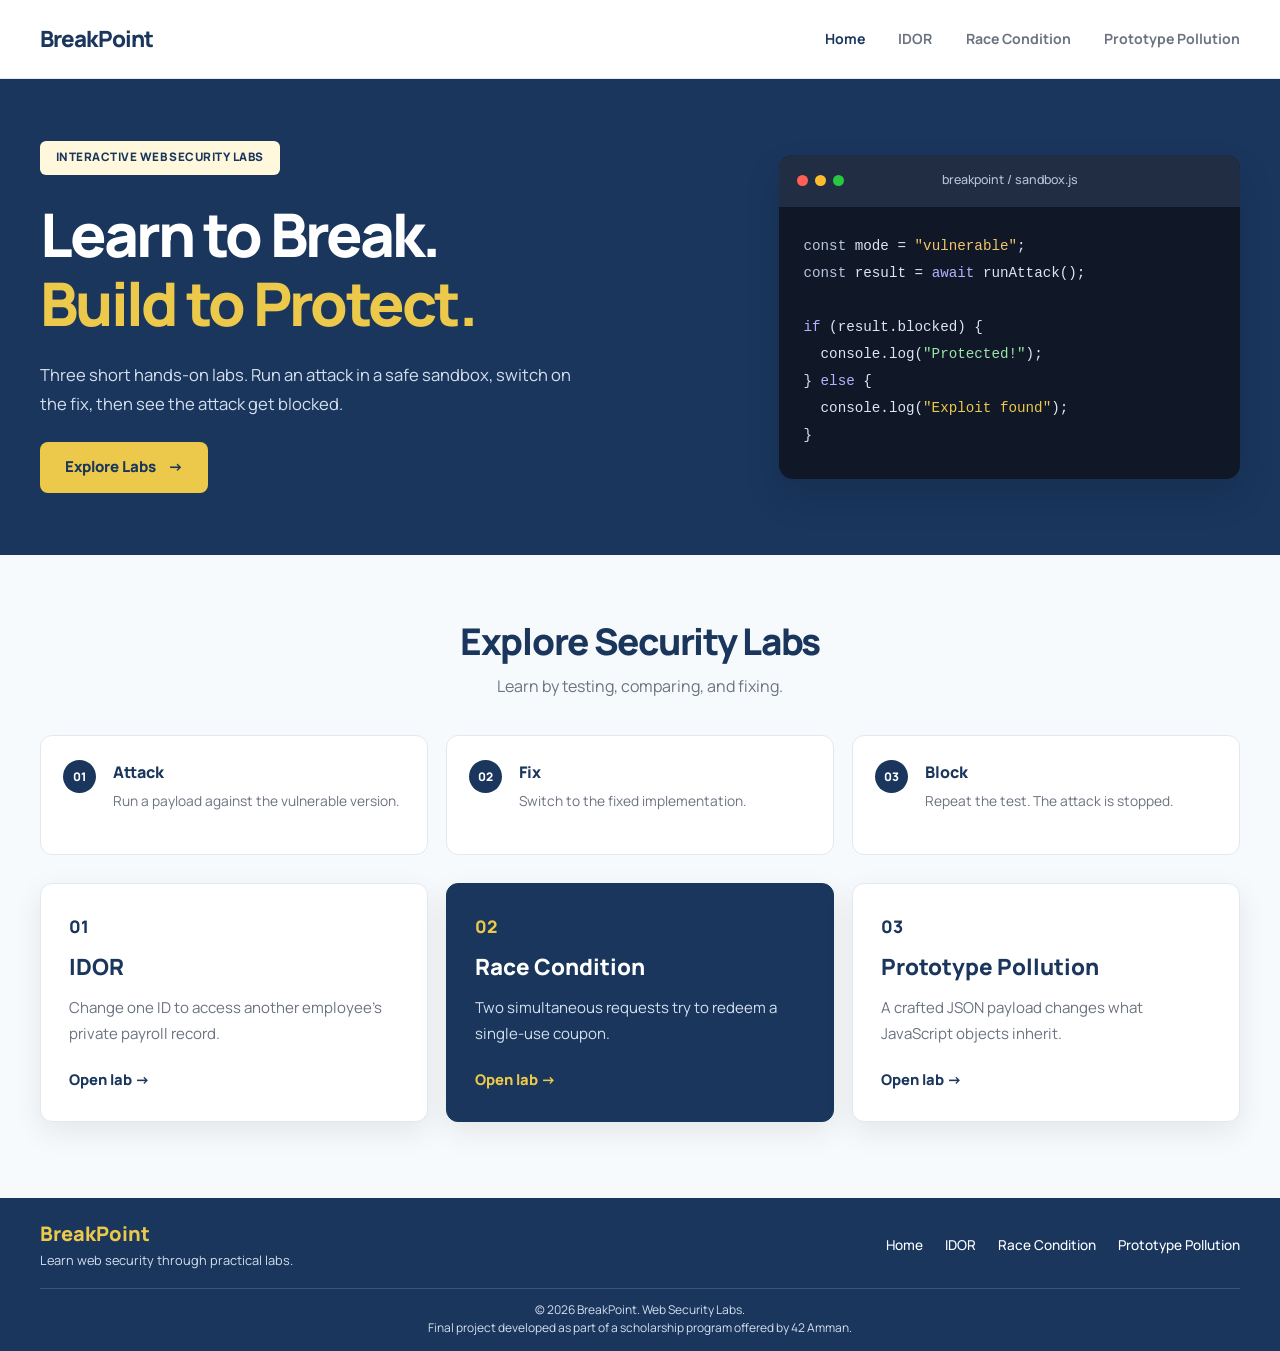
<file: index.html>
<!doctype html>
<html lang="en">
<head>
  <meta charset="utf-8">
  <meta name="viewport" content="width=device-width, initial-scale=1">
  <meta name="description" content="BreakPoint is an interactive web security learning platform. Explore IDOR, Race Condition, and Prototype Pollution labs through attack, fix, and block simulations.">
  <title>BreakPoint | Interactive Web Security Labs</title>

  <link rel="preconnect" href="https://fonts.googleapis.com">
  <link rel="preconnect" href="https://fonts.gstatic.com" crossorigin>
  <link href="https://fonts.googleapis.com/css2?family=Manrope:wght@400;500;600;700;800&display=swap" rel="stylesheet">

  <link rel="stylesheet" href="stylesheet/global.css">
  <link rel="stylesheet" href="stylesheet/styles.css">
  <link rel="stylesheet" href="stylesheet/labs.css">
  <link rel="stylesheet" href="stylesheet/footer.css">
</head>
<body>
  <a class="skip-link" href="#main-content">Skip to main content</a>

  <header class="site-header">
    <div class="container header-inner">
      <a class="brand" href="index.html" aria-label="BreakPoint home">BreakPoint</a>
      <nav aria-label="Main navigation">
        <a href="index.html" aria-current="page">Home</a>
        <a href="pages/lab-1.html">IDOR</a>
        <a href="pages/lab-2.html">Race Condition</a>
        <a href="pages/lab-3.html">Prototype Pollution</a>
      </nav>
    </div>
  </header>

  <main id="main-content">
    <section class="hero" aria-labelledby="hero-title">
      <div class="container hero-content">
        <div class="hero-copy">
          <p class="eyebrow hero-eyebrow">Interactive Web Security Labs</p>
          <h1 id="hero-title">Learn to Break.<br><span>Build to Protect.</span></h1>
          <p class="hero-description">
            Three short hands-on labs. Run an attack in a safe sandbox,
            switch on the fix, then see the attack get blocked.
          </p>
          <a class="btn" href="#labs">Explore Labs <span aria-hidden="true">&rarr;</span></a>
        </div>

        <div class="hero-code" aria-label="Example JavaScript security sandbox code">
          <div class="hero-code-bar">
            <div class="window-dots" aria-hidden="true">
              <span></span><span></span><span></span>
            </div>
            <span>breakpoint / sandbox.js</span>
          </div>
          <pre class="hero-code-body"><code><span class="syntax-muted">const</span> mode = <span class="syntax-string">"vulnerable"</span>;
<span class="syntax-muted">const</span> result = <span class="syntax-keyword">await</span> runAttack();

<span class="syntax-keyword">if</span> (result.blocked) {
  console.log(<span class="syntax-success">"Protected!"</span>);
} <span class="syntax-keyword">else</span> {
  console.log(<span class="syntax-warning">"Exploit found"</span>);
}</code></pre>
        </div>
      </div>
    </section>

    <section id="labs" class="labs-section" aria-labelledby="labs-title">
      <div class="container">
        <div class="section-heading">
          <h2 class="section-title" id="labs-title">Explore Security Labs</h2>
          <p class="section-description">Learn by testing, comparing, and fixing.</p>
        </div>

        <ol class="how-steps" aria-label="How the security labs work">
          <li>
            <strong>Attack</strong>
            <span>Run a payload against the vulnerable version.</span>
          </li>
          <li>
            <strong>Fix</strong>
            <span>Switch to the fixed implementation.</span>
          </li>
          <li>
            <strong>Block</strong>
            <span>Repeat the test. The attack is stopped.</span>
          </li>
        </ol>

        <div class="labs-grid">
          <a class="lab-card" href="pages/lab-1.html">
            <span class="lab-card__number">01</span>
            <h3>IDOR</h3>
            <p>Change one ID to access another employee's private payroll record.</p>
            <span class="lab-card__action">Open lab <span aria-hidden="true">&rarr;</span></span>
          </a>

          <a class="lab-card lab-card--featured" href="pages/lab-2.html">
            <span class="lab-card__number">02</span>
            <h3>Race Condition</h3>
            <p>Two simultaneous requests try to redeem a single-use coupon.</p>
            <span class="lab-card__action">Open lab <span aria-hidden="true">&rarr;</span></span>
          </a>

          <a class="lab-card" href="pages/lab-3.html">
            <span class="lab-card__number">03</span>
            <h3>Prototype Pollution</h3>
            <p>A crafted JSON payload changes what JavaScript objects inherit.</p>
            <span class="lab-card__action">Open lab <span aria-hidden="true">&rarr;</span></span>
          </a>
        </div>
      </div>
    </section>
  </main>

  <footer class="site-footer">
    <div class="container footer-content">
      <div class="footer-brand">
        <h2>BreakPoint</h2>
        <p>Learn web security through practical labs.</p>
      </div>
      <nav class="footer-nav" aria-label="Footer navigation">
        <a href="index.html">Home</a>
        <a href="pages/lab-1.html">IDOR</a>
        <a href="pages/lab-2.html">Race Condition</a>
        <a href="pages/lab-3.html">Prototype Pollution</a>
      </nav>
    </div>
    <div class="container footer-bottom">
      <p>&copy; 2026 BreakPoint. Web Security Labs.</p>
      <p>Final project developed as part of a scholarship program offered by 42 Amman.</p>
    </div>
  </footer>
</body>
</html>
</file>
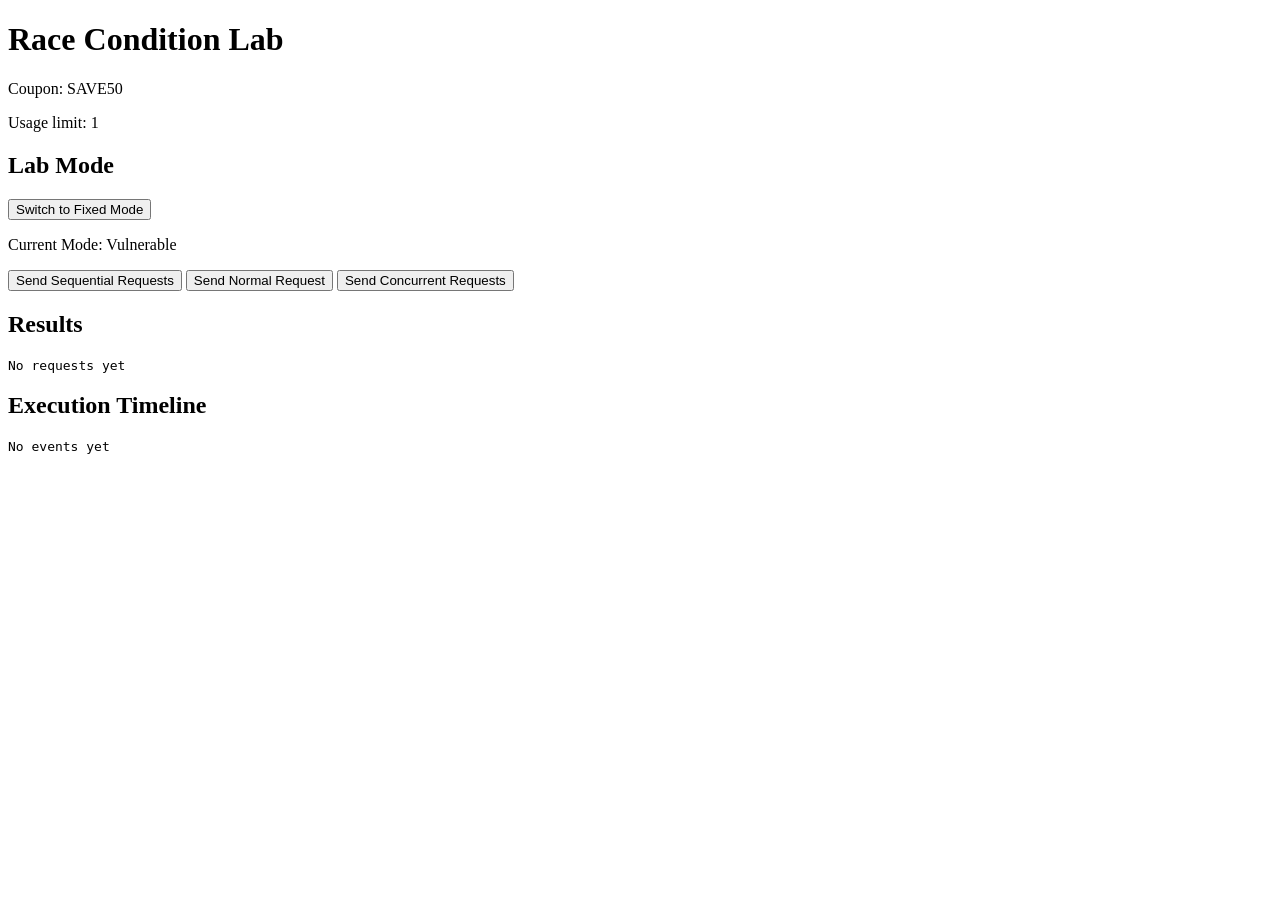
<file: race-condition-lab/index.html>
<!DOCTYPE html>
<head>
  <meta charset="UTF-8">
  <meta name="viewport" content="width=device-width, initial-scale=1.0">
  <title>Race Condition Lab</title>
</head>
<body>
  <h1>Race Condition Lab</h1>

  <p>Coupon: SAVE50</p>
  <p>Usage limit: 1</p>

  <h2>Lab Mode</h2>
  <button id="modeBtn">Switch to Fixed Mode</button>
  
  <p>Current Mode: <span id="modeStatus">Vulnerable</span></p>
  
  <button id="sequentialBtn">Send Sequential Requests</button> 
  <button id="normalBtn">Send Normal Request</button>
  <button id="attackBtn">
    Send Concurrent Requests
  </button>

  <h2>Results</h2>
  <pre id="results">No requests yet</pre>

  <h2>Execution Timeline</h2>
  <pre id="timeline">No events yet</pre>

  <script src="script.js"></script>
</body>
</html>
</file>
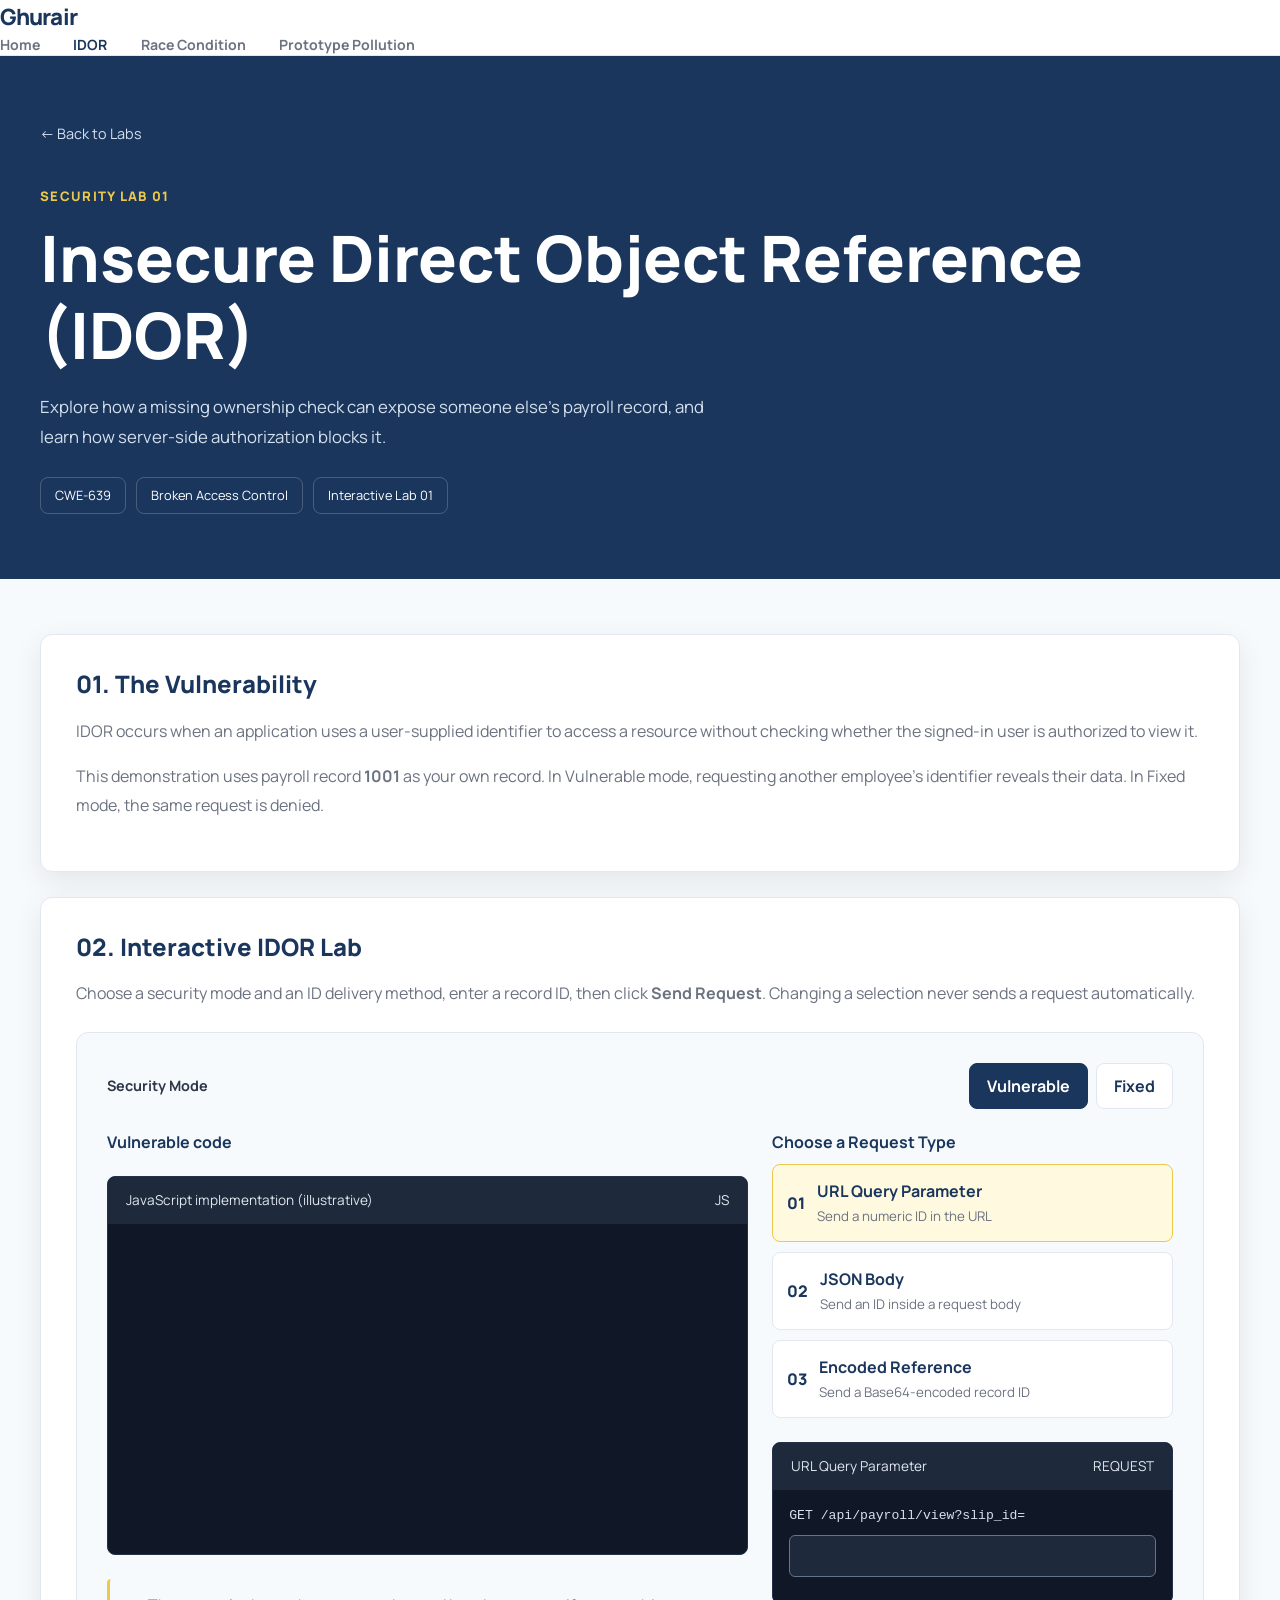
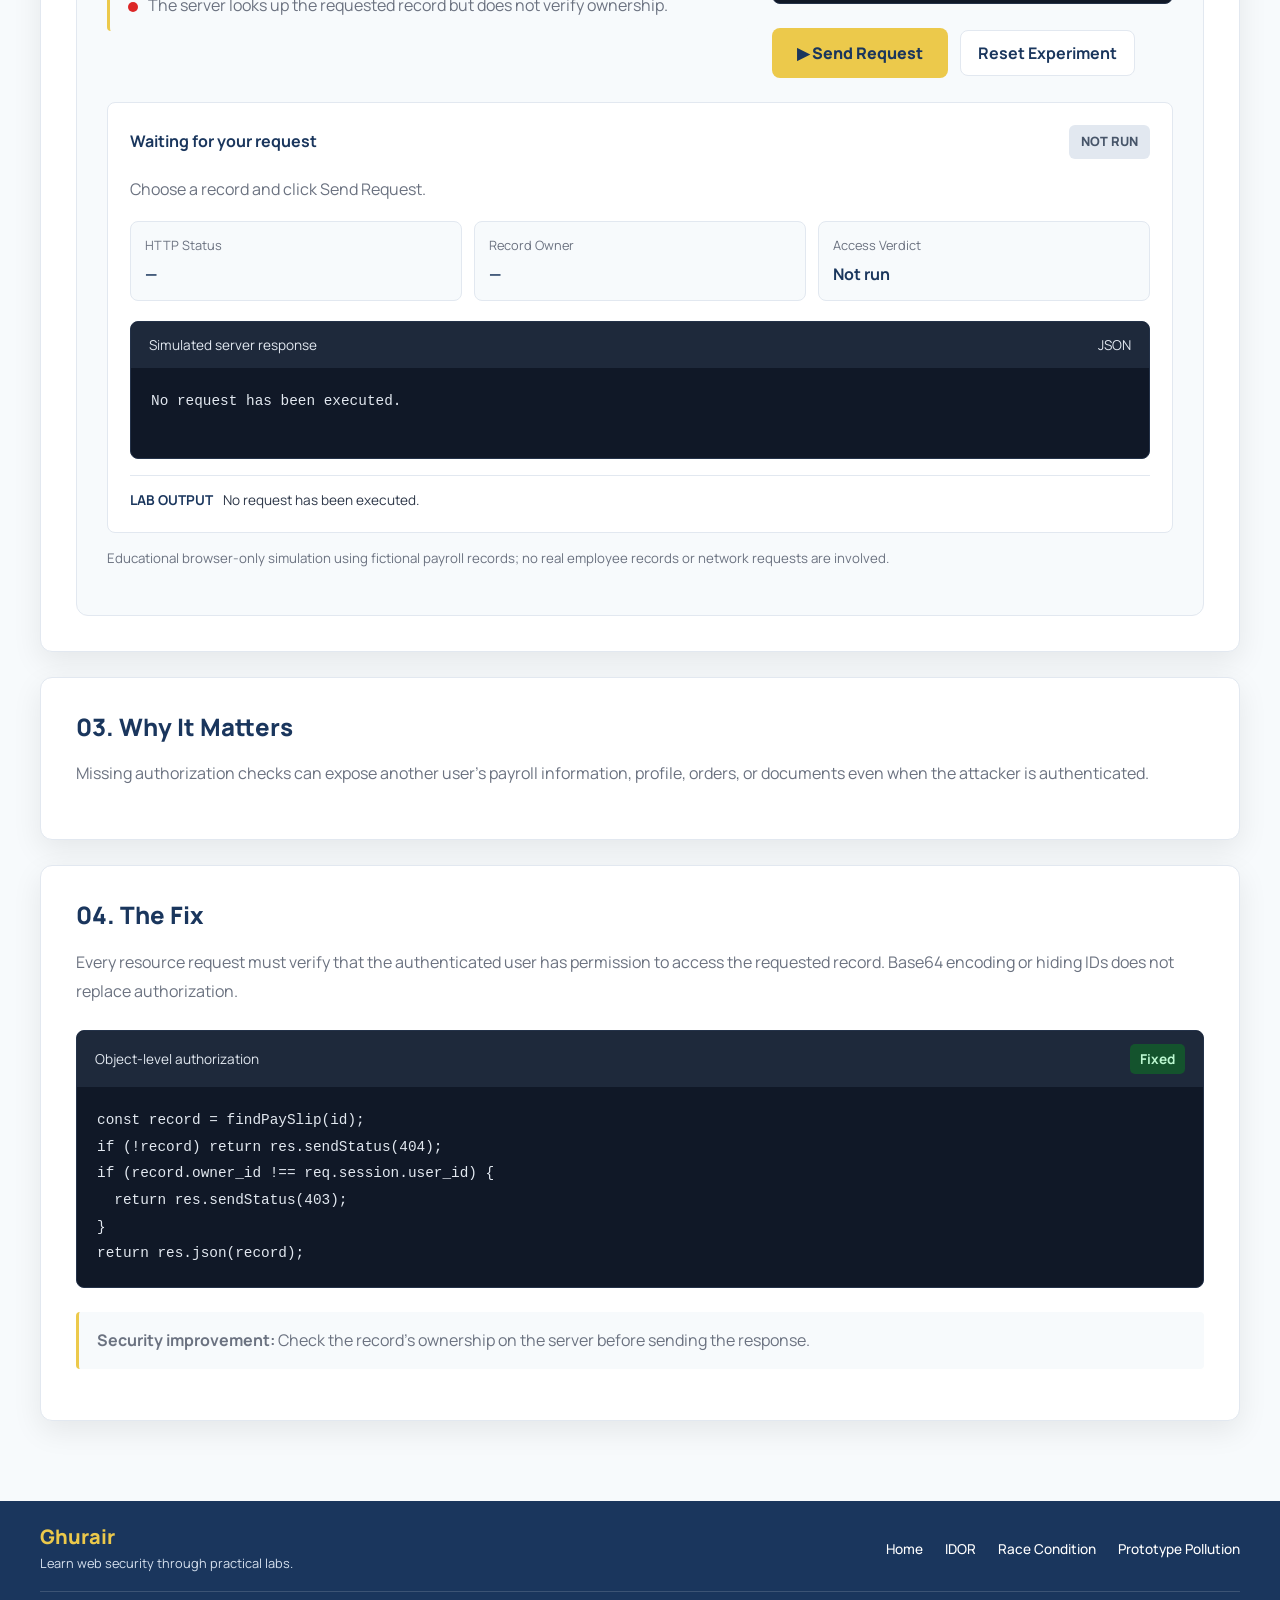
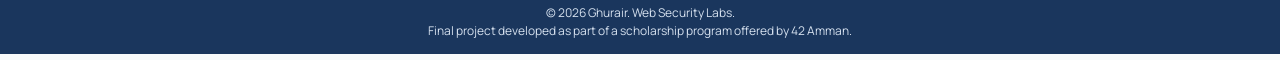
<file: lab-1.html>
<!doctype html>
<html lang="en">
<head>
  <meta charset="utf-8">
  <meta name="viewport" content="width=device-width, initial-scale=1">
  <meta name="description" content="Explore Insecure Direct Object References (IDOR) through a safe interactive payroll access-control demonstration.">
  <title>IDOR Lab | Ghurair</title>
  <link rel="preconnect" href="https://fonts.googleapis.com">
  <link rel="preconnect" href="https://fonts.gstatic.com" crossorigin>
  <link href="https://fonts.googleapis.com/css2?family=Manrope:wght@400;500;600;700;800&amp;display=swap" rel="stylesheet">
  <link rel="stylesheet" href="../stylesheet/global.css">
  <link rel="stylesheet" href="../stylesheet/styles.css">
  <link rel="stylesheet" href="../stylesheet/labs.css">
  <link rel="stylesheet" href="../stylesheet/footer.css">
  <script src="../js/lab-engine.js" defer></script>
  <script src="../js/lab-1.js" defer></script>
</head>
<body>
  <header class="site-header">
    <a class="brand" href="index.html" aria-label="Ghurair home">Ghurair</a>
    <nav aria-label="Main navigation">
      <a href="index.html">Home</a>
      <a href="lab-1.html" aria-current="page">IDOR</a>
      <a href="lab-2.html">Race Condition</a>
      <a href="lab-3.html">Prototype Pollution</a>
    </nav>
  </header>
  <main>
    <section class="lab-header">
      <div class="container">
        <a class="back-link" href="index.html#labs">&larr; Back to Labs</a>
        <p class="eyebrow">Security Lab 01</p>
        <h1>Insecure Direct Object Reference (IDOR)</h1>
        <p class="lab-intro">Explore how a missing ownership check can expose someone else's payroll record, and learn how server-side authorization blocks it.</p>
        <div class="lab-tags">
          <span>CWE-639</span>
          <span>Broken Access Control</span>
          <span>Interactive Lab 01</span>
        </div>
      </div>
    </section>
    <div class="container lab-layout lab-wide-layout">
      <section class="lab-panel" id="vulnerability">
        <h2>01. The Vulnerability</h2>
        <p>IDOR occurs when an application uses a user-supplied identifier to access a resource without checking whether the signed-in user is authorized to view it.</p>
        <p>This demonstration uses payroll record <strong>1001</strong> as your own record. In Vulnerable mode, requesting another employee's identifier reveals their data. In Fixed mode, the same request is denied.</p>
      </section>

      <section class="lab-panel" id="simulation">
        <h2>02. Interactive IDOR Lab</h2>
        <p>Choose a security mode and an ID delivery method, enter a record ID, then click <strong>Send Request</strong>. Changing a selection never sends a request automatically.</p>
        <div class="lab-demo-container idor-demo">
          <div class="simulation-toolbar">
            <span class="field-label">Security Mode</span>
            <div class="mode-switch" role="group" aria-label="Security mode">
              <button type="button" class="mode-btn active" id="vulnerableMode" aria-pressed="true">Vulnerable</button>
              <button type="button" class="mode-btn" id="fixedMode" aria-pressed="false">Fixed</button>
            </div>
          </div>
          <div class="pp-grid">
            <div class="pp-column">
              <h3 class="pp-subtitle" id="codeTitle">Vulnerable code</h3>
              <div class="code-window">
                <div class="code-header"><span>JavaScript implementation (illustrative)</span><span>JS</span></div>
                <pre class="pp-code"><code id="codeSample" aria-label="Code sample"></code></pre>
              </div>
              <div id="codeExplanation" class="code-explanation pp-note" aria-live="polite">
                <span class="pp-dot" aria-hidden="true"></span>
                <span>The server looks up the requested record but does not verify ownership.</span>
              </div>
            </div>
            <div class="pp-column">
              <h3 class="pp-subtitle" id="vectorLabel">Choose a Request Type</h3>
              <div class="pp-payloads" role="group" aria-labelledby="vectorLabel">
                <button type="button" class="pp-payload selected" data-vector="query" aria-pressed="true">
                  <span class="pp-num">01</span><span><strong>URL Query Parameter</strong><small>Send a numeric ID in the URL</small></span>
                </button>
                <button type="button" class="pp-payload" data-vector="body" aria-pressed="false">
                  <span class="pp-num">02</span><span><strong>JSON Body</strong><small>Send an ID inside a request body</small></span>
                </button>
                <button type="button" class="pp-payload" data-vector="token" aria-pressed="false">
                  <span class="pp-num">03</span><span><strong>Encoded Reference</strong><small>Send a Base64-encoded record ID</small></span>
                </button>
              </div>
              <div class="code-window">
                <div class="code-header"><span id="payloadTitle">URL Query Parameter</span><span>REQUEST</span></div>
                <div class="request-editor">
                  <label class="request-prefix" for="payloadInput" id="requestPrefix">GET /api/payroll/view?slip_id=</label>
                  <input id="payloadInput" type="text" autocomplete="off" spellcheck="false" aria-label="Requested record ID or payload">
                  <div class="quick-chips" id="quickChips" aria-label="Sample payroll records"></div>
                </div>
              </div>
              <div class="pp-actions">
                <button type="button" class="run-btn" id="sendRequest">&#9654; Send Request</button>
                <button type="button" class="mode-btn" id="resetLab">Reset Experiment</button>
              </div>
            </div>
          </div>
          <div class="result-box" id="resultPanel" aria-live="polite">
            <div class="result-heading">
              <h3 id="resultTitle">Waiting for your request</h3>
              <span class="pp-status neutral" id="resultStatus">NOT RUN</span>
            </div>
            <p id="resultMessage">Choose a record and click Send Request.</p>
            <div class="pp-results">
              <div class="pp-result"><span>HTTP Status</span><strong id="statusValue">—</strong></div>
              <div class="pp-result"><span>Record Owner</span><strong id="ownerValue">—</strong></div>
              <div class="pp-result"><span>Access Verdict</span><strong id="verdictValue">Not run</strong></div>
            </div>
            <div class="code-window result-code-window">
              <div class="code-header"><span>Simulated server response</span><span>JSON</span></div>
              <pre class="response-preview"><code id="responseOutput">No request has been executed.</code></pre>
            </div>
            <div class="pp-console"><strong>LAB OUTPUT</strong><span id="consoleOutput">No request has been executed.</span></div>
          </div>
          <p class="demo-caption">Educational browser-only simulation using fictional payroll records; no real employee records or network requests are involved.</p>
        </div>
      </section>
      <section class="lab-panel" id="impact">
        <h2>03. Why It Matters</h2>
        <p>Missing authorization checks can expose another user's payroll information, profile, orders, or documents even when the attacker is authenticated.</p>
      </section>
      <section class="lab-panel" id="fix-section">
        <h2>04. The Fix</h2>
        <p>Every resource request must verify that the authenticated user has permission to access the requested record. Base64 encoding or hiding IDs does not replace authorization.</p>
        <div class="code-window">
          <div class="code-header"><span>Object-level authorization</span><span class="code-status fixed-status">Fixed</span></div>
          <pre><code>const record = findPaySlip(id);
if (!record) return res.sendStatus(404);
if (record.owner_id !== req.session.user_id) {
  return res.sendStatus(403);
}
return res.json(record);</code></pre>
        </div>
        <p class="code-explanation"><strong>Security improvement:</strong> Check the record's ownership on the server before sending the response.</p>
      </section>
    </div>
  </main>
  <footer class="site-footer">
    <div class="container footer-content">
      <div class="footer-brand"><h2>Ghurair</h2><p>Learn web security through practical labs.</p></div>
      <nav class="footer-nav" aria-label="Footer navigation">
        <a href="index.html">Home</a>
        <a href="lab-1.html">IDOR</a>
        <a href="lab-2.html">Race Condition</a>
        <a href="lab-3.html">Prototype Pollution</a>
      </nav>
    </div>
    <div class="container footer-bottom">
      <p>&copy; 2026 Ghurair. Web Security Labs.</p>
      <p>Final project developed as part of a scholarship program offered by 42 Amman.</p>
    </div>
  </footer>
</body>
</html>
</file>
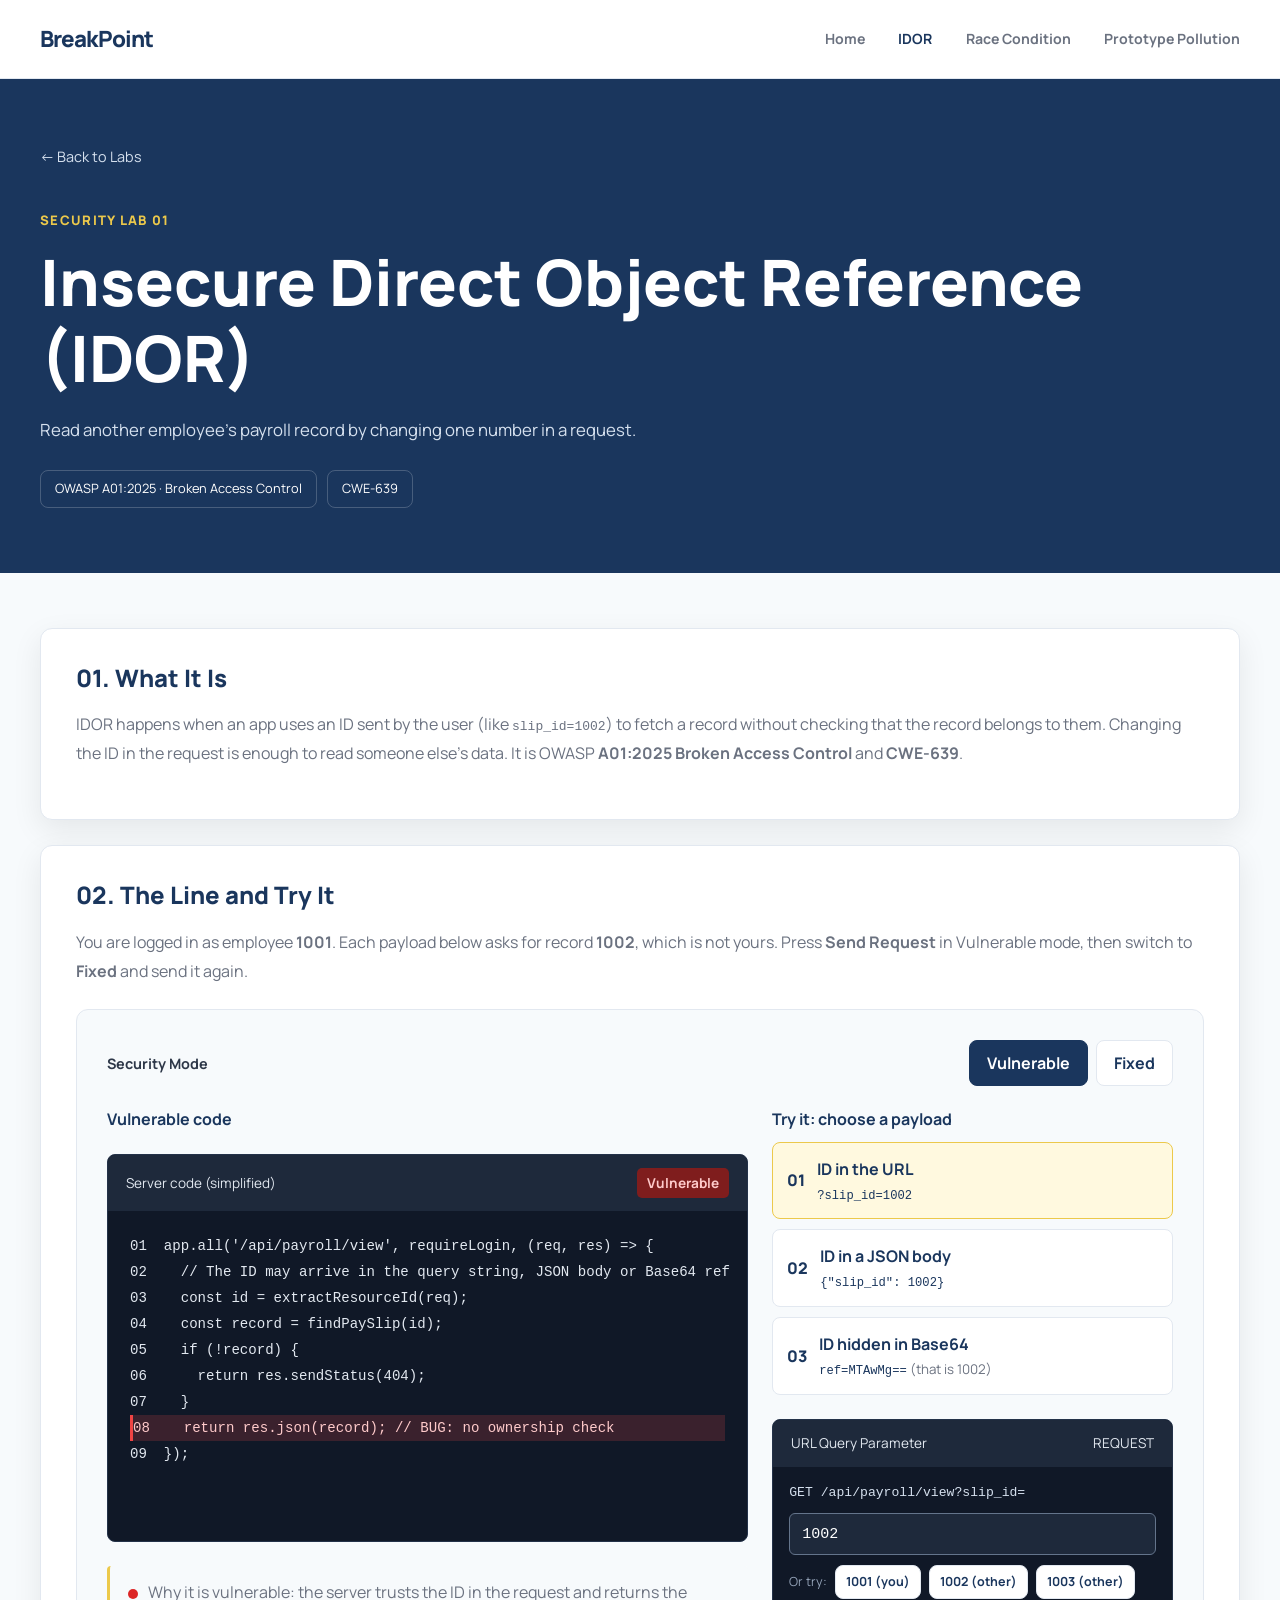
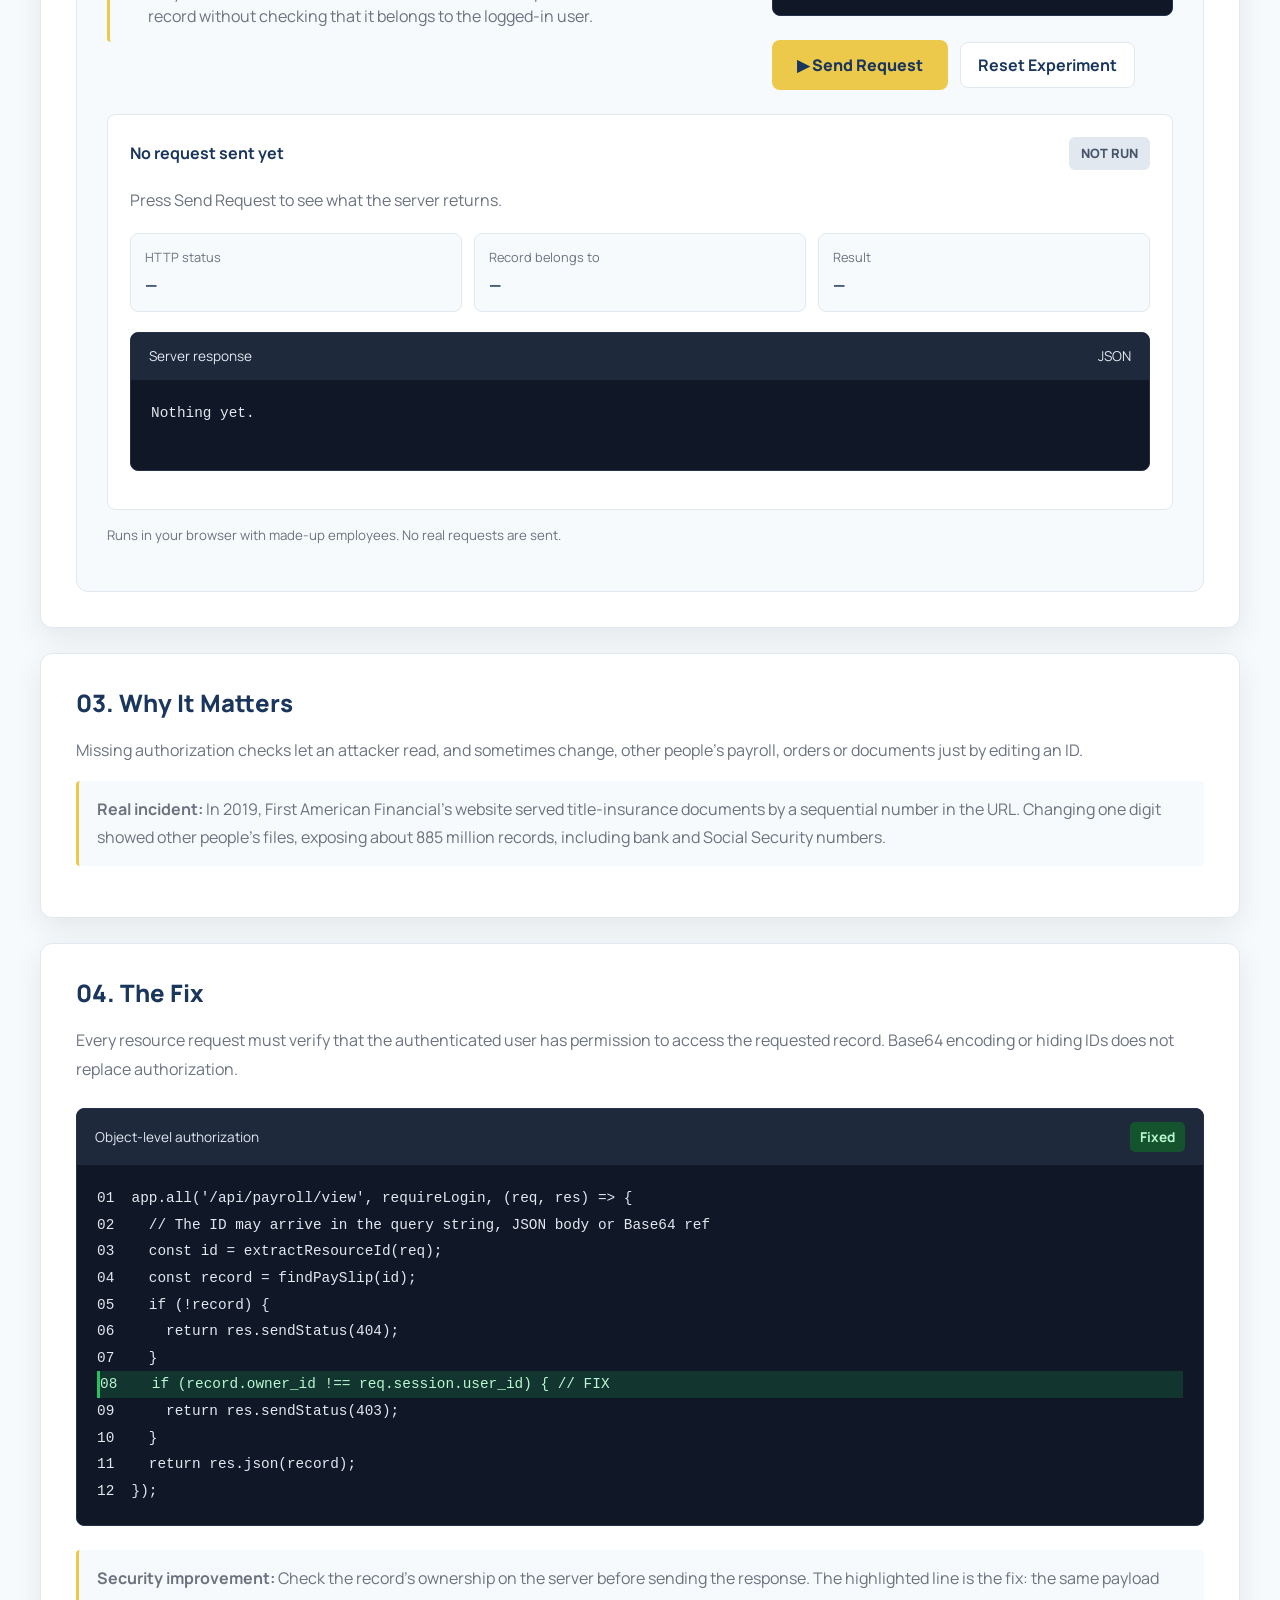
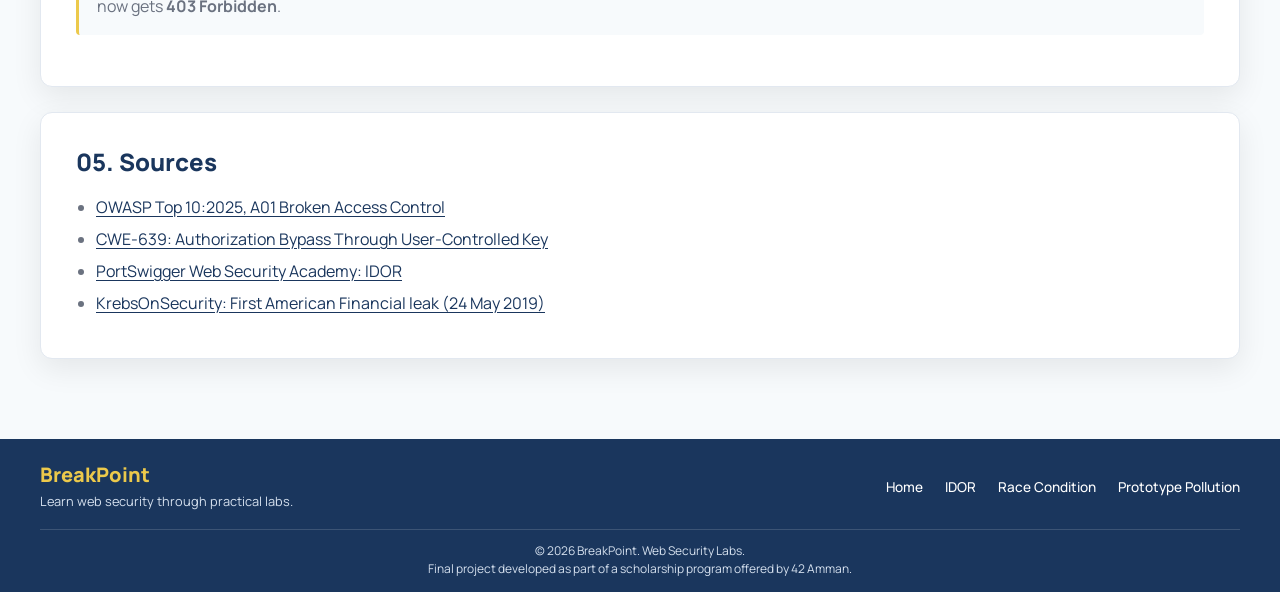
<file: pages/lab-1.html>
<!doctype html>
<html lang="en">
<head>
  <meta charset="utf-8">
  <meta name="viewport" content="width=device-width, initial-scale=1">
  <meta name="description" content="Explore Insecure Direct Object References (IDOR) through a safe interactive payroll access-control demonstration.">
  <title>IDOR Lab | BreakPoint</title>
  <link rel="preconnect" href="https://fonts.googleapis.com">
  <link rel="preconnect" href="https://fonts.gstatic.com" crossorigin>
  <link href="https://fonts.googleapis.com/css2?family=Manrope:wght@400;500;600;700;800&amp;display=swap" rel="stylesheet">
  <link rel="stylesheet" href="../stylesheet/global.css">
  <link rel="stylesheet" href="../stylesheet/styles.css">
  <link rel="stylesheet" href="../stylesheet/labs.css">
  <link rel="stylesheet" href="../stylesheet/footer.css">
  <script src="../js/lab-engine.js" defer></script>
  <script src="../js/lab-1.js" defer></script>
</head>
<body>
  <header class="site-header">
    <div class="container header-inner">
    <a class="brand" href="../index.html" aria-label="BreakPoint home">BreakPoint</a>
    <nav aria-label="Main navigation">
      <a href="../index.html">Home</a>
      <a href="lab-1.html" aria-current="page">IDOR</a>
      <a href="lab-2.html">Race Condition</a>
      <a href="lab-3.html">Prototype Pollution</a>
    </nav>
    </div>
  </header>
  <main>
    <section class="lab-header">
      <div class="container">
        <a class="back-link" href="../index.html#labs">&larr; Back to Labs</a>
        <p class="eyebrow">Security Lab 01</p>
        <h1>Insecure Direct Object Reference (IDOR)</h1>
        <p class="lab-intro">Read another employee's payroll record by changing one number in a request.</p>
        <div class="lab-tags">
          <span>OWASP A01:2025 · Broken Access Control</span>
          <span>CWE-639</span>
        </div>
      </div>
    </section>
    <div class="container lab-layout lab-wide-layout">
      <section class="lab-panel" id="vulnerability">
        <h2>01. What It Is</h2>
        <p>IDOR happens when an app uses an ID sent by the user (like <code>slip_id=1002</code>) to fetch a record without checking that the record belongs to them. Changing the ID in the request is enough to read someone else's data. It is OWASP <strong>A01:2025 Broken Access Control</strong> and <strong>CWE-639</strong>.</p>
      </section>

      <section class="lab-panel" id="simulation">
        <h2>02. The Line and Try It</h2>
        <p>You are logged in as employee <strong>1001</strong>. Each payload below asks for record <strong>1002</strong>, which is not yours. Press <strong>Send Request</strong> in Vulnerable mode, then switch to <strong>Fixed</strong> and send it again.</p>
        <div class="lab-demo-container idor-demo">
          <div class="simulation-toolbar">
            <span class="field-label">Security Mode</span>
            <div class="mode-switch" role="group" aria-label="Security mode">
              <button type="button" class="mode-btn active" id="vulnerableMode" aria-pressed="true">Vulnerable</button>
              <button type="button" class="mode-btn" id="fixedMode" aria-pressed="false">Fixed</button>
            </div>
          </div>
          <div class="pp-grid">
            <div class="pp-column">
              <h3 class="pp-subtitle" id="codeTitle">Vulnerable code</h3>
              <div class="code-window">
                <div class="code-header"><span>Server code (simplified)</span><span id="codeModeBadge" class="code-status vulnerable-status">Vulnerable</span></div>
                <pre class="pp-code"><code id="codeSample" aria-label="Code sample"></code></pre>
              </div>
              <div id="codeExplanation" class="code-explanation pp-note" aria-live="polite">
                <span class="pp-dot" aria-hidden="true"></span>
                <span>The server looks up the requested record but does not verify ownership.</span>
              </div>
            </div>
            <div class="pp-column">
              <h3 class="pp-subtitle" id="vectorLabel">Try it: choose a payload</h3>
              <div class="pp-payloads" role="group" aria-labelledby="vectorLabel">
                <button type="button" class="pp-payload selected" data-vector="query" aria-pressed="true">
                  <span class="pp-num">01</span><span><strong>ID in the URL</strong><small><code>?slip_id=1002</code></small></span>
                </button>
                <button type="button" class="pp-payload" data-vector="body" aria-pressed="false">
                  <span class="pp-num">02</span><span><strong>ID in a JSON body</strong><small><code>{"slip_id": 1002}</code></small></span>
                </button>
                <button type="button" class="pp-payload" data-vector="token" aria-pressed="false">
                  <span class="pp-num">03</span><span><strong>ID hidden in Base64</strong><small><code>ref=MTAwMg==</code> (that is 1002)</small></span>
                </button>
              </div>
              <div class="code-window">
                <div class="code-header"><span id="payloadTitle">URL Query Parameter</span><span>REQUEST</span></div>
                <div class="request-editor">
                  <label class="request-prefix" for="payloadInput" id="requestPrefix">GET /api/payroll/view?slip_id=</label>
                  <input id="payloadInput" type="text" autocomplete="off" spellcheck="false" aria-label="Requested record ID or payload">
                  <div class="quick-chips" id="quickChips" aria-label="Sample payroll records"></div>
                </div>
              </div>
              <div class="pp-actions">
                <button type="button" class="run-btn" id="sendRequest">&#9654; Send Request</button>
                <button type="button" class="mode-btn" id="resetLab">Reset Experiment</button>
              </div>
            </div>
          </div>
          <div class="result-box" id="resultPanel" aria-live="polite">
            <div class="result-heading">
              <h3 id="resultTitle">No request sent yet</h3>
              <span class="pp-status neutral" id="resultStatus">NOT RUN</span>
            </div>
            <p id="resultMessage">Press Send Request to see what the server returns.</p>
            <div class="pp-results">
              <div class="pp-result"><span>HTTP status</span><strong id="statusValue">—</strong></div>
              <div class="pp-result"><span>Record belongs to</span><strong id="ownerValue">—</strong></div>
              <div class="pp-result" id="verdictTile"><span>Result</span><strong id="verdictValue">—</strong></div>
            </div>
            <div class="code-window result-code-window">
              <div class="code-header"><span>Server response</span><span>JSON</span></div>
              <pre class="response-preview"><code id="responseOutput">Nothing yet.</code></pre>
            </div>
          </div>
          <p class="demo-caption">Runs in your browser with made-up employees. No real requests are sent.</p>
        </div>
      </section>
      <section class="lab-panel" id="impact">
        <h2>03. Why It Matters</h2>
        <p>Missing authorization checks let an attacker read, and sometimes change, other people's payroll, orders or documents just by editing an ID.</p>
        <p class="code-explanation"><strong>Real incident:</strong> In 2019, First American Financial's website served title-insurance documents by a sequential number in the URL. Changing one digit showed other people's files, exposing about 885 million records, including bank and Social Security numbers.</p>
      </section>
      <section class="lab-panel" id="fix-section">
        <h2>04. The Fix</h2>
        <p>Every resource request must verify that the authenticated user has permission to access the requested record. Base64 encoding or hiding IDs does not replace authorization.</p>
        <div class="code-window">
          <div class="code-header"><span>Object-level authorization</span><span class="code-status fixed-status">Fixed</span></div>
          <pre class="fix-code"><code id="fixCode" aria-label="Fixed code"></code></pre>
        </div>
        <p class="code-explanation"><strong>Security improvement:</strong> Check the record's ownership on the server before sending the response. The highlighted line is the fix: the same payload now gets <strong>403 Forbidden</strong>.</p>
      </section>
      <section class="lab-panel" id="sources">
        <h2>05. Sources</h2>
        <ul class="source-list">
          <li><a href="https://top10.owasp.org/2025/A01_2025-Broken_Access_Control/" target="_blank" rel="noopener">OWASP Top 10:2025, A01 Broken Access Control</a></li>
          <li><a href="https://cwe.mitre.org/data/definitions/639.html" target="_blank" rel="noopener">CWE-639: Authorization Bypass Through User-Controlled Key</a></li>
          <li><a href="https://portswigger.net/web-security/access-control/idor" target="_blank" rel="noopener">PortSwigger Web Security Academy: IDOR</a></li>
          <li><a href="https://krebsonsecurity.com/2019/05/first-american-financial-corp-leaked-hundreds-of-millions-of-title-insurance-records/" target="_blank" rel="noopener">KrebsOnSecurity: First American Financial leak (24 May 2019)</a></li>
        </ul>
      </section>
    </div>
  </main>
  <footer class="site-footer">
    <div class="container footer-content">
      <div class="footer-brand"><h2>BreakPoint</h2><p>Learn web security through practical labs.</p></div>
      <nav class="footer-nav" aria-label="Footer navigation">
        <a href="../index.html">Home</a>
        <a href="lab-1.html">IDOR</a>
        <a href="lab-2.html">Race Condition</a>
        <a href="lab-3.html">Prototype Pollution</a>
      </nav>
    </div>
    <div class="container footer-bottom">
      <p>&copy; 2026 BreakPoint. Web Security Labs.</p>
      <p>Final project developed as part of a scholarship program offered by 42 Amman.</p>
    </div>
  </footer>
</body>
</html>
</file>
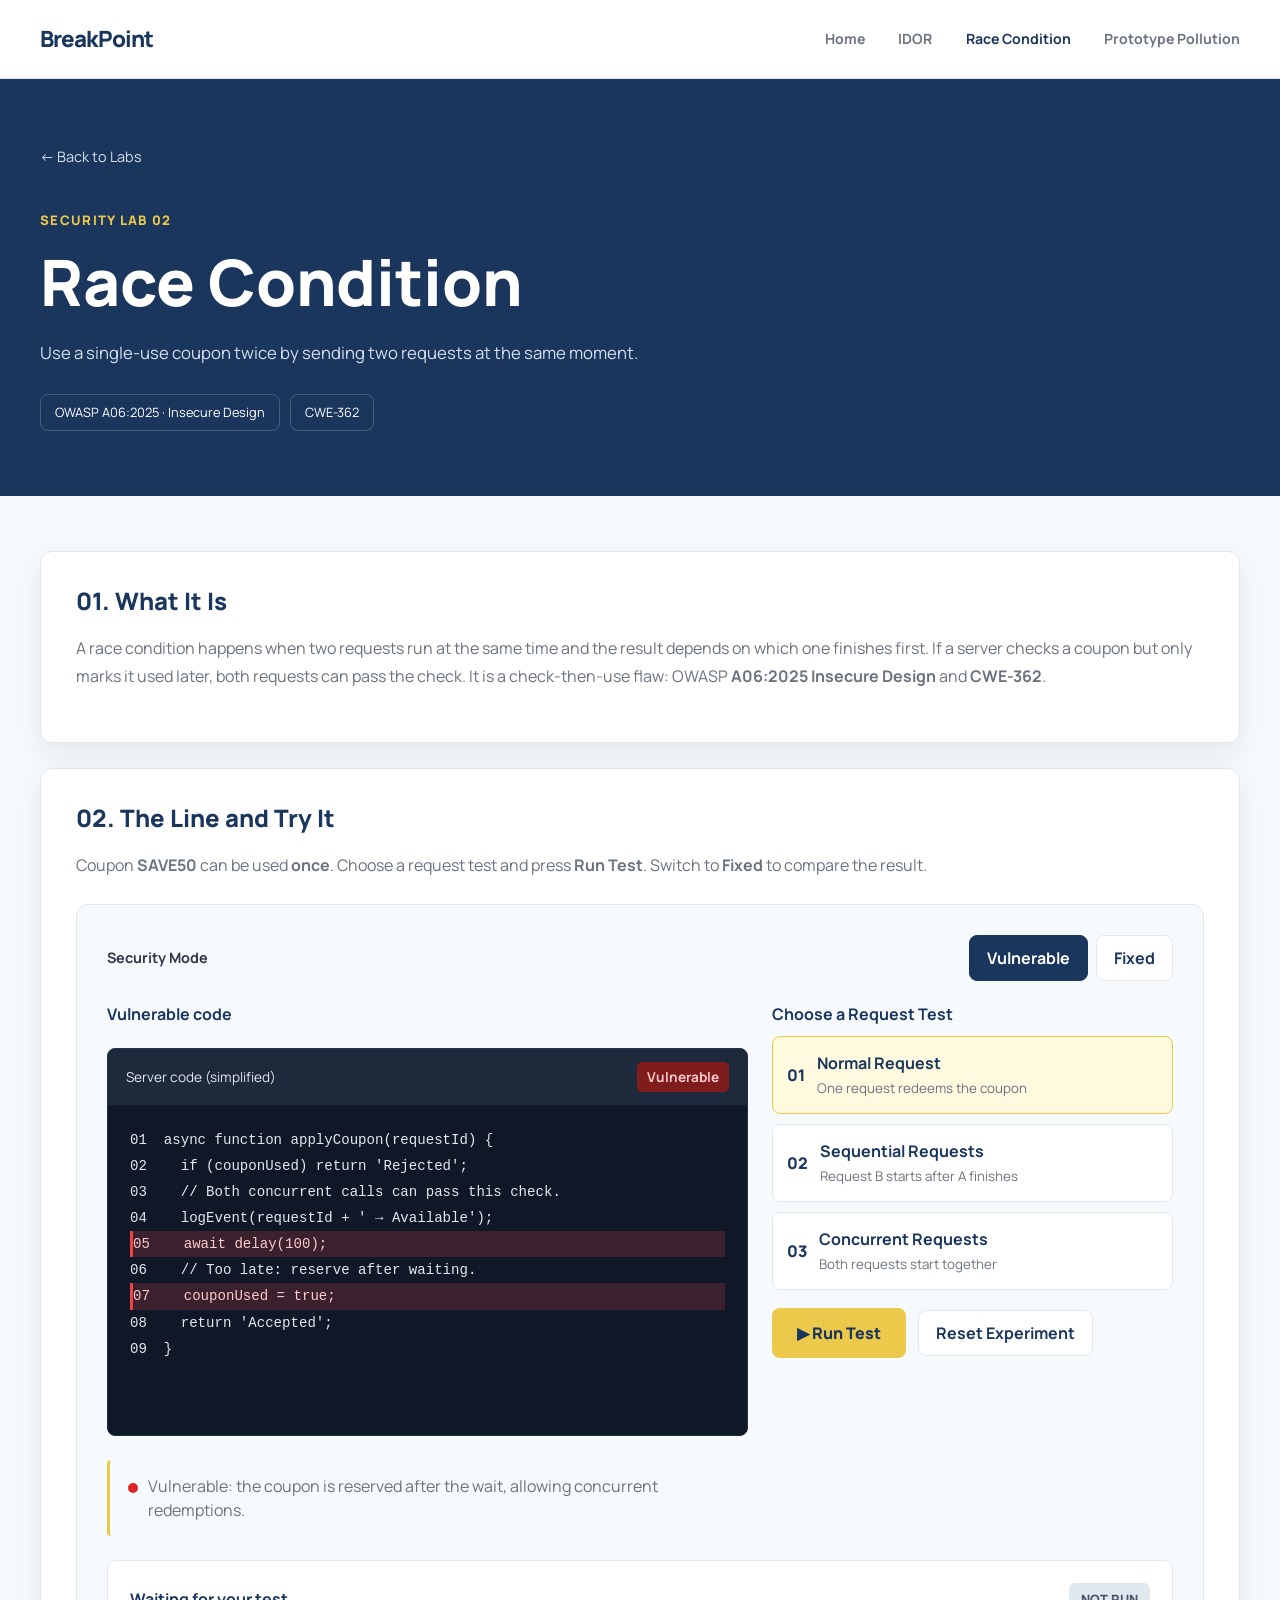
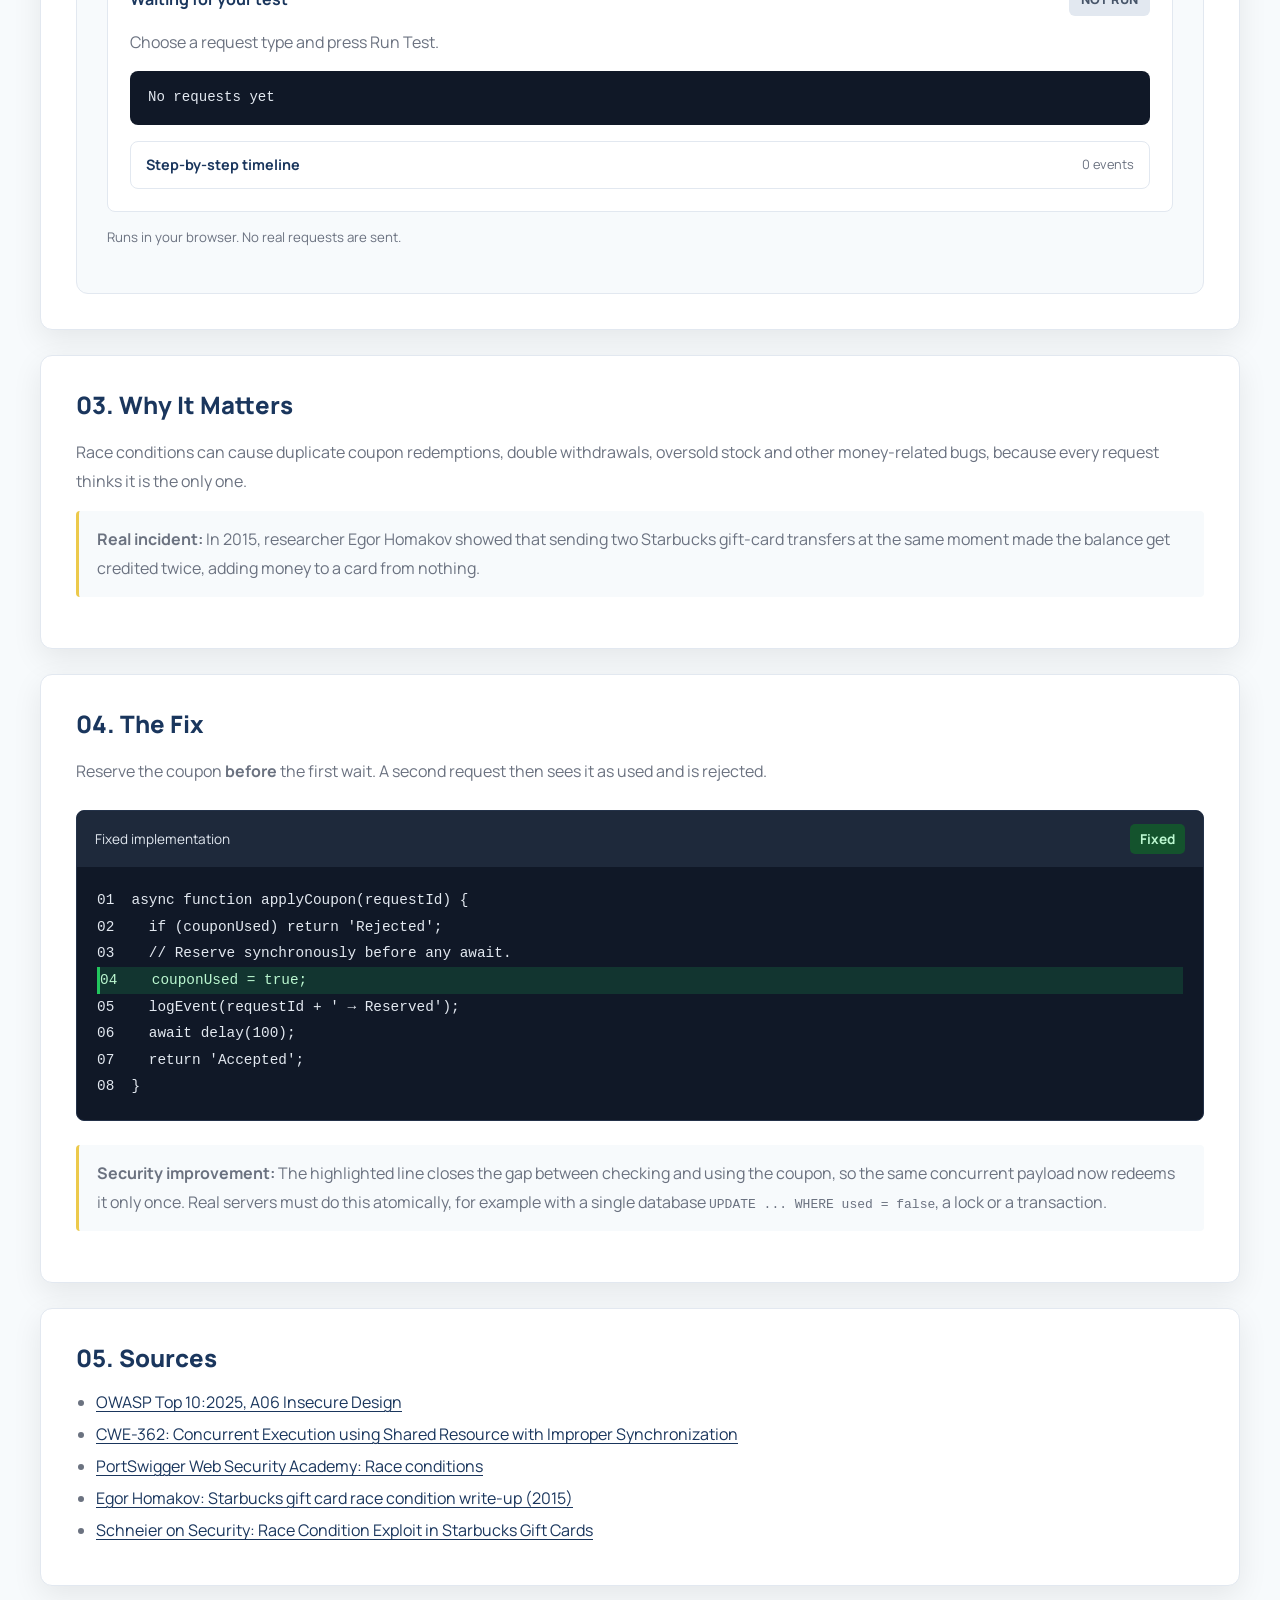
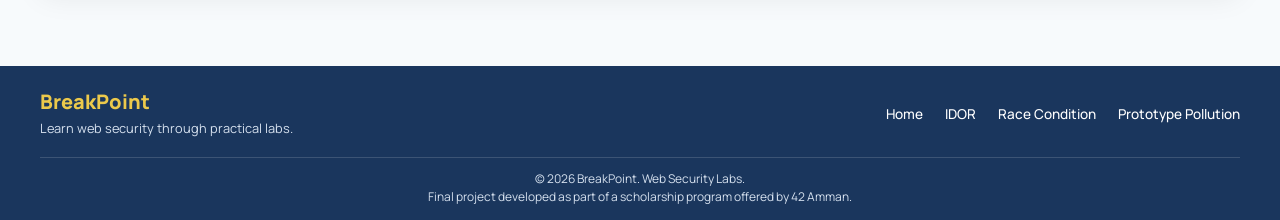
<file: pages/lab-2.html>
<!doctype html>
<html lang="en">
<head>
  <meta charset="utf-8">
  <meta name="viewport" content="width=device-width, initial-scale=1">
  <meta name="description" content="Explore Race Conditions with a safe interactive single-use coupon simulation.">
  <title>Race Condition Lab | BreakPoint</title>
  <link rel="preconnect" href="https://fonts.googleapis.com">
  <link rel="preconnect" href="https://fonts.gstatic.com" crossorigin>
  <link href="https://fonts.googleapis.com/css2?family=Manrope:wght@400;500;600;700;800&amp;display=swap" rel="stylesheet">
  <link rel="stylesheet" href="../stylesheet/global.css">
  <link rel="stylesheet" href="../stylesheet/styles.css">
  <link rel="stylesheet" href="../stylesheet/labs.css">
  <link rel="stylesheet" href="../stylesheet/footer.css">
  <script src="../js/lab-engine.js" defer></script>
  <script src="../js/lab-2.js" defer></script>
</head>
<body>
  <header class="site-header">
    <div class="container header-inner">
    <a class="brand" href="../index.html" aria-label="BreakPoint home">BreakPoint</a>
    <nav aria-label="Main navigation">
      <a href="../index.html">Home</a>
      <a href="lab-1.html">IDOR</a>
      <a href="lab-2.html" aria-current="page">Race Condition</a>
      <a href="lab-3.html">Prototype Pollution</a>
    </nav>
    </div>
  </header>

  <main>
    <!-- Same hero structure as IDOR and Prototype Pollution. -->
    <section class="lab-header">
      <div class="container">
        <a class="back-link" href="../index.html#labs">&larr; Back to Labs</a>
        <p class="eyebrow">Security Lab 02</p>
        <h1>Race Condition</h1>
        <p class="lab-intro">Use a single-use coupon twice by sending two requests at the same moment.</p>
        <div class="lab-tags">
          <span>OWASP A06:2025 · Insecure Design</span>
          <span>CWE-362</span>
        </div>
      </div>
    </section>

    <div class="container lab-layout lab-wide-layout">
      <!-- 01: Same placement as the other two labs. -->
      <section class="lab-panel" id="vulnerability">
        <h2>01. What It Is</h2>
        <p>
          A race condition happens when two requests run at the same time and the
          result depends on which one finishes first. If a server checks a coupon
          but only marks it used later, both requests can pass the check. It is a
          check-then-use flaw: OWASP <strong>A06:2025 Insecure Design</strong> and
          <strong>CWE-362</strong>.
        </p>
      </section>

      <!-- 02: Same integrated experiment pattern as Prototype Pollution. -->
      <section class="lab-panel" id="simulation">
        <h2>02. The Line and Try It</h2>
        <p>
          Coupon <strong>SAVE50</strong> can be used <strong>once</strong>. Choose a request test and press <strong>Run Test</strong>. Switch to
          <strong>Fixed</strong> to compare the result.
        </p>

        <div class="lab-demo-container race-demo">
          <div class="simulation-toolbar">
            <span class="field-label">Security Mode</span>
            <div class="mode-switch" role="group" aria-label="Security mode">
              <button type="button" id="vulnerableMode" class="mode-btn active" aria-pressed="true">Vulnerable</button>
              <button type="button" id="fixedMode" class="mode-btn" aria-pressed="false">Fixed</button>
            </div>
          </div>

          <div class="pp-grid">
            <div class="pp-column" id="race-code-view">
              <h3 class="pp-subtitle" id="codeTitle">Vulnerable code</h3>
              <div class="code-window">
                <div class="code-header">
                  <span>Server code (simplified)</span>
                  <span id="codeModeBadge" class="code-status vulnerable-status">Vulnerable</span>
                </div>
                <pre class="pp-code"><code id="codeSample" aria-label="Code sample"></code></pre>
              </div>
              <div class="code-explanation pp-note" id="codeExplanation" aria-live="polite">
                <span class="pp-dot" aria-hidden="true"></span>
                <span>The coupon is marked as used only after the waiting period.</span>
              </div>
            </div>

            <div class="pp-column">
              <h3 class="pp-subtitle" id="testLabel">Choose a Request Test</h3>
              <div class="pp-payloads" role="group" aria-labelledby="testLabel">
                <button type="button" class="pp-payload selected" data-test="normal" aria-pressed="true">
                  <span class="pp-num">01</span>
                  <span><strong>Normal Request</strong><small>One request redeems the coupon</small></span>
                </button>
                <button type="button" class="pp-payload" data-test="sequential" aria-pressed="false">
                  <span class="pp-num">02</span>
                  <span><strong>Sequential Requests</strong><small>Request B starts after A finishes</small></span>
                </button>
                <button type="button" class="pp-payload" data-test="concurrent" aria-pressed="false">
                  <span class="pp-num">03</span>
                  <span><strong>Concurrent Requests</strong><small>Both requests start together</small></span>
                </button>
              </div>
              <div class="pp-actions rc-actions">
                <button type="button" class="run-btn" id="runTest">&#9654; Run Test</button>
                <button type="button" class="mode-btn" id="resetLab2">Reset Experiment</button>
              </div>
            </div>
          </div>

          <!-- Shared full-width result panel, like Prototype Pollution. -->
          <div class="result-box rc-result-box" id="resultPanel" aria-live="polite">
            <div class="result-heading">
              <h3 id="resultTitle">No test run yet</h3>
              <span class="pp-status neutral" id="resultStatus">NOT RUN</span>
            </div>
            <p class="rc-result-message" id="resultMessage">Press Run Test to see what happens.</p>
            <pre id="results" class="rc-result-text">No requests yet</pre>
            <details class="rc-timeline-details" id="timelineDetails">
              <summary>Step-by-step timeline <span id="eventCount">0 events</span></summary>
              <pre id="timeline" aria-live="polite">No events yet</pre>
            </details>
          </div>
          <p class="demo-caption">Runs in your browser. No real requests are sent.</p>
        </div>
      </section>

      <section class="lab-panel" id="impact">
        <h2>03. Why It Matters</h2>
        <p>
          Race conditions can cause duplicate coupon redemptions, double withdrawals,
          oversold stock and other money-related bugs, because every request thinks
          it is the only one.
        </p>
        <p class="code-explanation">
          <strong>Real incident:</strong> In 2015, researcher Egor Homakov showed that
          sending two Starbucks gift-card transfers at the same moment made the
          balance get credited twice, adding money to a card from nothing.
        </p>
      </section>

      <section class="lab-panel" id="fix-section">
        <h2>04. The Fix</h2>
        <p>
          Reserve the coupon <strong>before</strong> the first wait. A second request
          then sees it as used and is rejected.
        </p>
        <div class="code-window">
          <div class="code-header">
            <span>Fixed implementation</span>
            <span class="code-status fixed-status">Fixed</span>
          </div>
          <pre class="fix-code"><code id="fixCode" aria-label="Fixed code"></code></pre>
        </div>
        <p class="code-explanation">
          <strong>Security improvement:</strong> The highlighted line closes the gap
          between checking and using the coupon, so the same concurrent payload now
          redeems it only once. Real servers must do this atomically, for example with
          a single database <code>UPDATE ... WHERE used = false</code>, a lock or a transaction.
        </p>
      </section>

      <section class="lab-panel" id="sources">
        <h2>05. Sources</h2>
        <ul class="source-list">
          <li><a href="https://top10.owasp.org/2025/A06_2025-Insecure_Design/" target="_blank" rel="noopener">OWASP Top 10:2025, A06 Insecure Design</a></li>
          <li><a href="https://cwe.mitre.org/data/definitions/362.html" target="_blank" rel="noopener">CWE-362: Concurrent Execution using Shared Resource with Improper Synchronization</a></li>
          <li><a href="https://portswigger.net/web-security/race-conditions" target="_blank" rel="noopener">PortSwigger Web Security Academy: Race conditions</a></li>
          <li><a href="https://sakurity.com/blog/2015/05/21/starbucks.html" target="_blank" rel="noopener">Egor Homakov: Starbucks gift card race condition write-up (2015)</a></li>
          <li><a href="https://www.schneier.com/blog/archives/2015/05/race_condition_.html" target="_blank" rel="noopener">Schneier on Security: Race Condition Exploit in Starbucks Gift Cards</a></li>
        </ul>
      </section>
    </div>
  </main>

  <footer class="site-footer">
    <div class="container footer-content">
      <div class="footer-brand">
        <h2>BreakPoint</h2>
        <p>Learn web security through practical labs.</p>
      </div>
      <nav class="footer-nav" aria-label="Footer navigation">
        <a href="../index.html">Home</a>
        <a href="lab-1.html">IDOR</a>
        <a href="lab-2.html">Race Condition</a>
        <a href="lab-3.html">Prototype Pollution</a>
      </nav>
    </div>
    <div class="container footer-bottom">
      <p>&copy; 2026 BreakPoint. Web Security Labs.</p>
      <p>Final project developed as part of a scholarship program offered by 42 Amman.</p>
    </div>
  </footer>
</body>
</html>
</file>
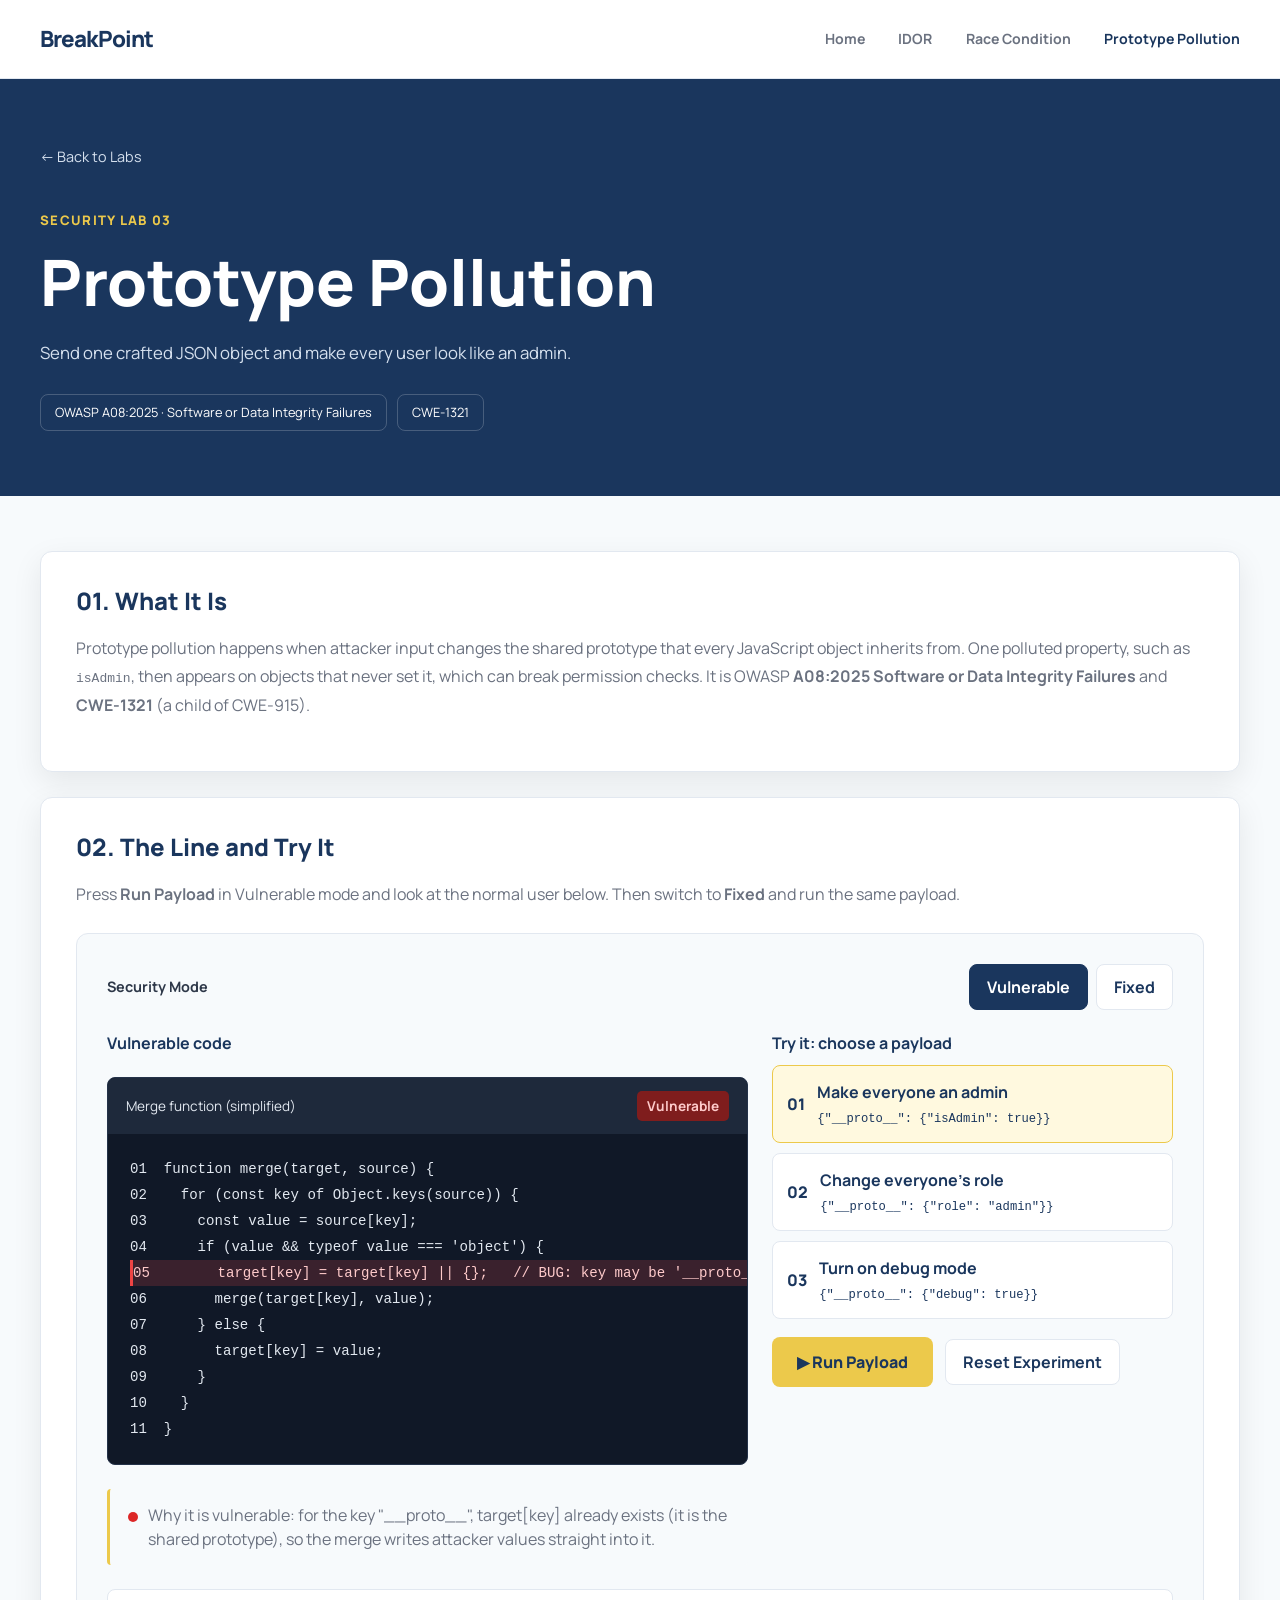
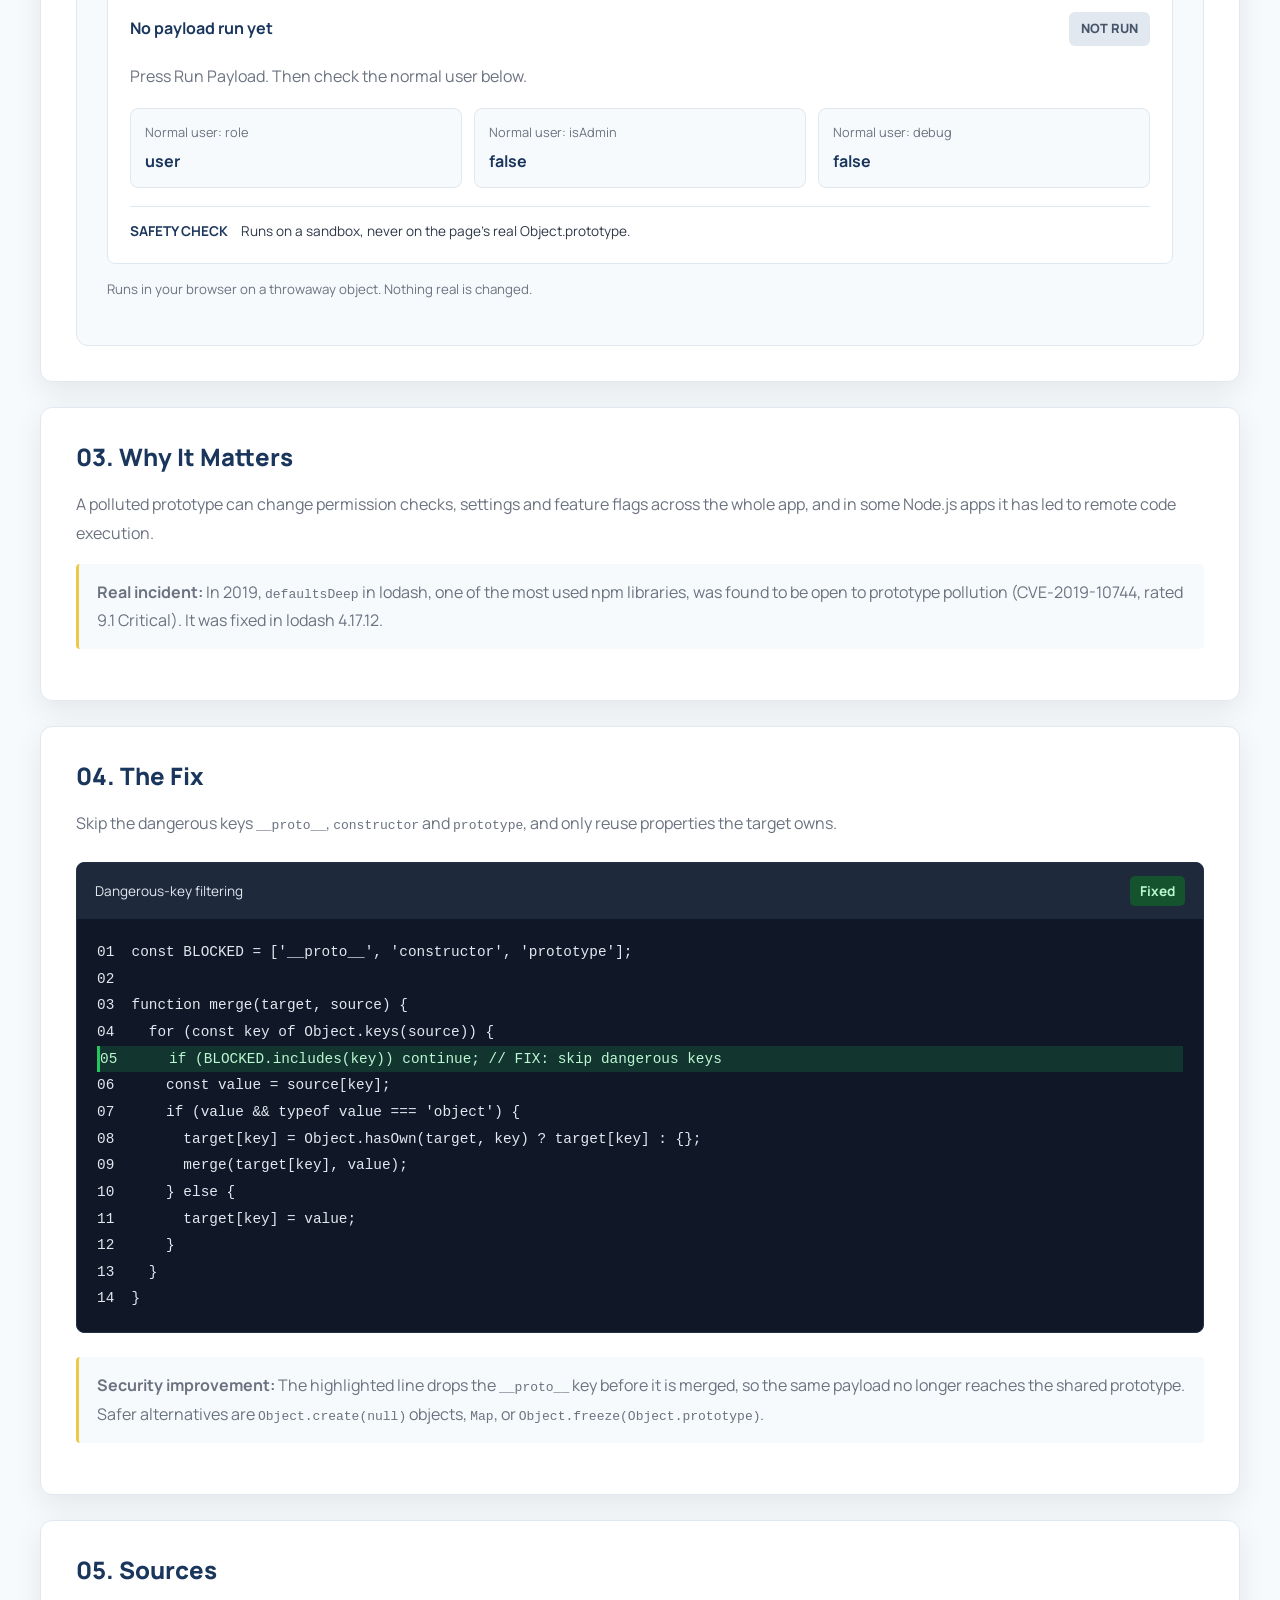
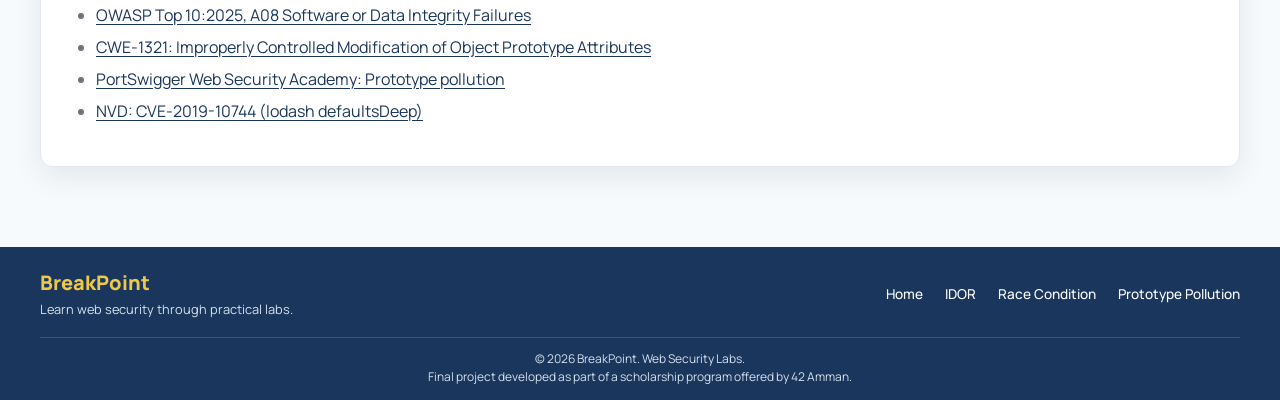
<file: pages/lab-3.html>
<!doctype html>
<html lang="en">
<head>
  <meta charset="utf-8">
  <meta name="viewport" content="width=device-width, initial-scale=1">
  <meta name="description" content="Learn Prototype Pollution with a safe interactive JavaScript security lab.">
  <title>Prototype Pollution Lab | BreakPoint</title>

  <link rel="preconnect" href="https://fonts.googleapis.com">
  <link rel="preconnect" href="https://fonts.gstatic.com" crossorigin>
  <link href="https://fonts.googleapis.com/css2?family=Manrope:wght@400;500;600;700;800&amp;display=swap" rel="stylesheet">

  <!-- Keep the original BreakPoint stylesheets -->
  <link rel="stylesheet" href="../stylesheet/global.css">
  <link rel="stylesheet" href="../stylesheet/styles.css">
  <link rel="stylesheet" href="../stylesheet/labs.css">
  <link rel="stylesheet" href="../stylesheet/footer.css">

  <script src="../js/lab-engine.js" defer></script>
  <script src="../js/lab-3.js" defer></script>
</head>
<body>
  <header class="site-header">
    <div class="container header-inner">
    <a class="brand" href="../index.html" aria-label="BreakPoint home">BreakPoint</a>
    <nav aria-label="Main navigation">
      <a href="../index.html">Home</a>
      <a href="lab-1.html">IDOR</a>
      <a href="lab-2.html">Race Condition</a>
      <a href="lab-3.html" aria-current="page">Prototype Pollution</a>
    </nav>
    </div>
  </header>

  <main>
    <section class="lab-header">
      <div class="container">
        <a class="back-link" href="../index.html#labs">&larr; Back to Labs</a>
        <p class="eyebrow">Security Lab 03</p>
        <h1>Prototype Pollution</h1>
        <p class="lab-intro">Send one crafted JSON object and make every user look like an admin.</p>
        <div class="lab-tags">
          <span>OWASP A08:2025 · Software or Data Integrity Failures</span>
          <span>CWE-1321</span>
        </div>
      </div>
    </section>

    <div class="container lab-layout lab-wide-layout">
      <!-- 01: Concept -->
      <section class="lab-panel" id="vulnerability">
        <h2>01. What It Is</h2>
        <p>
          Prototype pollution happens when attacker input changes the shared
          prototype that every JavaScript object inherits from. One polluted
          property, such as <code>isAdmin</code>, then appears on objects that never
          set it, which can break permission checks. It is OWASP
          <strong>A08:2025 Software or Data Integrity Failures</strong> and
          <strong>CWE-1321</strong>  (a child of CWE-915).
        </p>
      </section>

      <!-- 02: ONE interactive simulation -->
      <section class="lab-panel" id="simulation">
        <h2>02. The Line and Try It</h2>
        <p>
          Press <strong>Run Payload</strong> in Vulnerable mode and look at the
          normal user below. Then switch to <strong>Fixed</strong> and run the same payload.
        </p>

        <div class="lab-demo-container prototype-demo">
          <div class="simulation-toolbar">
            <span class="field-label">Security Mode</span>
            <div class="mode-switch" role="group" aria-label="Security mode">
              <button type="button" id="vulnerableMode" class="mode-btn active" aria-pressed="true">Vulnerable</button>
              <button type="button" id="fixedMode" class="mode-btn" aria-pressed="false">Fixed</button>
            </div>
          </div>

          <div class="pp-grid">
            <!-- Wider JavaScript preview -->
            <div class="pp-column">
              <h3 class="pp-subtitle" id="codeTitle">Vulnerable code</h3>
              <div class="code-window">
                <div class="code-header">
                  <span>Merge function (simplified)</span>
                  <span id="codeModeBadge" class="code-status vulnerable-status">Vulnerable</span>
                </div>
                <pre class="pp-code"><code id="codeSample" aria-label="Code sample"></code></pre>
              </div>
              <div class="code-explanation pp-note" id="codeExplanation" aria-live="polite">
                <span class="pp-dot"></span>
                <span>Unsafe recursive merging may follow inherited properties.</span>
              </div>
            </div>

            <!-- Original three payload choices: admin, role, debug -->
            <div class="pp-column">
              <h3 class="pp-subtitle" id="payloadLabel">Try it: choose a payload</h3>
              <div class="pp-payloads" role="group" aria-labelledby="payloadLabel">
                <button type="button" class="pp-payload selected" data-payload="admin" aria-pressed="true">
                  <span class="pp-num">01</span>
                  <span><strong>Make everyone an admin</strong><small><code>{"__proto__": {"isAdmin": true}}</code></small></span>
                </button>
                <button type="button" class="pp-payload" data-payload="role" aria-pressed="false">
                  <span class="pp-num">02</span>
                  <span><strong>Change everyone's role</strong><small><code>{"__proto__": {"role": "admin"}}</code></small></span>
                </button>
                <button type="button" class="pp-payload" data-payload="debug" aria-pressed="false">
                  <span class="pp-num">03</span>
                  <span><strong>Turn on debug mode</strong><small><code>{"__proto__": {"debug": true}}</code></small></span>
                </button>
              </div>

              <div class="pp-actions">
                <button type="button" class="run-btn" id="runPayload">&#9654; Run Payload</button>
                <button type="button" class="mode-btn" id="resetLab">Reset Experiment</button>
              </div>
            </div>
          </div>

          <!-- Only one result display -->
          <div class="result-box" id="resultPanel" aria-live="polite">
            <div class="result-heading">
              <h3 id="resultTitle">No payload run yet</h3>
              <span class="pp-status neutral" id="resultStatus">NOT RUN</span>
            </div>
            <p id="resultMessage">Press Run Payload. Then check the normal user below.</p>
            <div class="pp-results">
              <div class="pp-result" id="roleTile"><span>Normal user: role</span><strong id="roleValue">user</strong></div>
              <div class="pp-result" id="adminTile"><span>Normal user: isAdmin</span><strong id="adminValue">false</strong></div>
              <div class="pp-result" id="debugTile"><span>Normal user: debug</span><strong id="debugValue">false</strong></div>
            </div>
            <div class="pp-console">
              <strong>SAFETY CHECK</strong>
              <span id="consoleOutput">Runs on a sandbox, never on the page's real Object.prototype.</span>
            </div>
          </div>
          <p class="demo-caption">Runs in your browser on a throwaway object. Nothing real is changed.</p>
        </div>
      </section>

      <!-- 03: Impact -->
      <section class="lab-panel" id="impact">
        <h2>03. Why It Matters</h2>
        <p>
          A polluted prototype can change permission checks, settings and feature
          flags across the whole app, and in some Node.js apps it has led to remote
          code execution.
        </p>
        <p class="code-explanation">
          <strong>Real incident:</strong> In 2019, <code>defaultsDeep</code> in lodash,
          one of the most used npm libraries, was found to be open to prototype
          pollution (CVE-2019-10744, rated 9.1 Critical). It was fixed in lodash 4.17.12.
        </p>
      </section>

      <section class="lab-panel" id="fix-section">
        <h2>04. The Fix</h2>
        <p>
          Skip the dangerous keys <code>__proto__</code>, <code>constructor</code> and
          <code>prototype</code>, and only reuse properties the target owns.
        </p>
        <div class="code-window">
          <div class="code-header">
            <span>Dangerous-key filtering</span>
            <span class="code-status fixed-status">Fixed</span>
          </div>
          <pre class="fix-code"><code id="fixCode" aria-label="Fixed code"></code></pre>
        </div>
        <p class="code-explanation">
          <strong>Security improvement:</strong> The highlighted line drops the
          <code>__proto__</code> key before it is merged, so the same payload no
          longer reaches the shared prototype. Safer alternatives are
          <code>Object.create(null)</code> objects, <code>Map</code>, or
          <code>Object.freeze(Object.prototype)</code>.
        </p>
      </section>

      <section class="lab-panel" id="sources">
        <h2>05. Sources</h2>
        <ul class="source-list">
          <li><a href="https://top10.owasp.org/2025/A08_2025-Software_or_Data_Integrity_Failures/" target="_blank" rel="noopener">OWASP Top 10:2025, A08 Software or Data Integrity Failures</a></li>
          <li><a href="https://cwe.mitre.org/data/definitions/1321.html" target="_blank" rel="noopener">CWE-1321: Improperly Controlled Modification of Object Prototype Attributes</a></li>
          <li><a href="https://portswigger.net/web-security/prototype-pollution" target="_blank" rel="noopener">PortSwigger Web Security Academy: Prototype pollution</a></li>
          <li><a href="https://nvd.nist.gov/vuln/detail/CVE-2019-10744" target="_blank" rel="noopener">NVD: CVE-2019-10744 (lodash defaultsDeep)</a></li>
        </ul>
      </section>
    </div>
  </main>

  <footer class="site-footer">
    <div class="container footer-content">
      <div class="footer-brand">
        <h2>BreakPoint</h2>
        <p>Learn web security through practical labs.</p>
      </div>
      <nav class="footer-nav" aria-label="Footer navigation">
        <a href="../index.html">Home</a>
        <a href="lab-1.html">IDOR</a>
        <a href="lab-2.html">Race Condition</a>
        <a href="lab-3.html">Prototype Pollution</a>
      </nav>
    </div>
    <div class="container footer-bottom">
      <p>&copy; 2026 BreakPoint. Web Security Labs.</p>
      <p>Final project developed as part of a scholarship program offered by 42 Amman.</p>
    </div>
  </footer>
</body>
</html>
</file>
<file: stylesheet/global.css>
:root {
    --font-primary: "Manrope", -apple-system,
                    BlinkMacSystemFont, "Segoe UI",
                    Roboto, sans-serif;

    --color-primary: #1A365D;
    --color-primary-hover: #244A78;
    --color-secondary: #ECC94B;
    --color-secondary-hover: #F6DA70;

    --color-background: #F7FAFC;
    --color-surface: #FFFFFF;
    --color-text: #2D3748;
    --color-muted: #6B7280;
    --color-border: #E2E8F0;
    --color-on-dark: #D5E0EE;

    --container-width: 1200px;
    --radius-sm: 8px;
    --radius-lg: 12px;

    --shadow-card: 0 10px 30px rgba(0, 0, 0, 0.08);
    --shadow-hover: 0 15px 40px rgba(0, 0, 0, 0.15);

    --transition-base: 0.3s ease;
}

*,
*::before,
*::after {
    box-sizing: border-box;
}

html {
    scroll-behavior: smooth;
}

body {
    min-height: 100vh;
    min-height: 100dvh;
    margin: 0;

    display: flex;
    flex-direction: column;

    font-family: var(--font-primary);
    line-height: 1.5;

    background-color: var(--color-background);
    color: var(--color-text);
}

main {
    flex: 1;
}

h1,
h2,
h3 {
    margin-top: 0;
    line-height: 1.2;
    color: var(--color-primary);
}

a {
    color: var(--color-primary);
    text-decoration: none;
    transition: color var(--transition-base);
}

a:hover {
    color: var(--color-primary-hover);
}

button,
input,
textarea,
select {
    font: inherit;
}

button {
    cursor: pointer;
}

img,
video {
    display: block;
    max-width: 100%;
    height: auto;
}

.container {
    width: min(var(--container-width), calc(100% - 40px));
    margin-inline: auto;
}

:focus-visible {
    outline: 2px solid var(--color-secondary);
    outline-offset: 3px;
}

#labs {
    scroll-margin-top: 20px;
}

@media (max-width: 600px) {
    .container {
        width: calc(100% - 32px);
    }
}

@media (prefers-reduced-motion: reduce) {
    *,
    *::before,
    *::after {
        scroll-behavior: auto !important;
        animation-duration: 0.01ms !important;
        animation-iteration-count: 1 !important;
        transition-duration: 0.01ms !important;
    }
}
</file>
<file: stylesheet/styles.css>
/* Shared navigation */
.site-header {
  background: var(--color-surface);
  border-bottom: 1px solid var(--color-border);
}
.header-inner {
  display: flex;
  align-items: center;
  justify-content: space-between;
  min-height: 78px;
  gap: 24px;
}
.brand {
  color: var(--color-primary);
  font-size: 1.4rem;
  font-weight: 800;
  letter-spacing: -.04em;
}
.site-header nav {
  display: flex;
  align-items: center;
  flex-wrap: wrap;
  gap: clamp(12px, 2.6vw, 34px);
}
.site-header nav a {
  color: var(--color-muted);
  font-size: .88rem;
  font-weight: 700;
}
.site-header nav a:hover,
.site-header nav a[aria-current="page"] {
  color: var(--color-primary);
}
.skip-link {
  position: absolute;
  top: -70px;
  left: 14px;
  z-index: 20;
  padding: 10px 14px;
  background: var(--color-secondary);
  border-radius: var(--radius-sm);
}
.skip-link:focus { top: 8px; }

/* Home hero — two-column layout matching the Figma design */
.hero {
  display: flex;
  align-items: center;
  min-height: 435px;
  padding: 62px 0;
  background: var(--color-primary);
}
.hero-content {
  display: grid;
  grid-template-columns: minmax(0, 1.18fr) minmax(330px, .82fr);
  align-items: center;
  gap: clamp(32px, 6vw, 100px);
}
.hero-copy { min-width: 0; }
.eyebrow {
  color: var(--color-secondary);
  font-size: .82rem;
  font-weight: 800;
  letter-spacing: .1em;
  text-transform: uppercase;
}
.hero-eyebrow {
  display: inline-block;
  margin: 0 0 25px;
  padding: 8px 16px;
  background: #fff8dc;
  color: var(--color-primary);
  border-radius: 6px;
  font-size: .73rem;
  letter-spacing: .04em;
}
.hero h1 {
  margin: 0 0 22px;
  color: var(--color-surface);
  font-size: clamp(2.65rem, 4.7vw, 4.4rem);
  line-height: 1.15;
  font-weight: 800;
  letter-spacing: -.045em;
}
.hero h1 span { color: var(--color-secondary); }
.hero-description {
  max-width: 540px;
  margin: 0 0 24px;
  color: var(--color-on-dark);
  font-size: 1.04rem;
  line-height: 1.75;
}
.btn {
  display: inline-flex;
  align-items: center;
  justify-content: center;
  gap: 12px;
  padding: 13px 24px;
  border: 1px solid transparent;
  border-radius: var(--radius-sm);
  background: var(--color-secondary);
  color: var(--color-primary);
  font-size: .94rem;
  font-weight: 800;
  transition: background var(--transition-base), transform var(--transition-base);
}
.btn:hover {
  color: var(--color-primary);
  background: var(--color-secondary-hover);
  transform: translateY(-2px);
}

/* Decorative code preview (not an executable sandbox) */
.hero-code {
  min-width: 0;
  border-radius: 14px;
  overflow: hidden;
  background: #101827;
  box-shadow: 0 18px 36px rgba(0, 0, 0, .13);
}
.hero-code-bar {
  display: flex;
  align-items: center;
  justify-content: center;
  position: relative;
  min-height: 52px;
  padding: 10px 20px;
  color: #b6c2d5;
  background: #202d43;
  font: 500 .78rem/1.5 var(--font-primary);
}
.window-dots {
  position: absolute;
  left: 18px;
  display: flex;
  gap: 7px;
}
.window-dots span {
  display: block;
  width: 11px;
  height: 11px;
  border-radius: 50%;
}
.window-dots span:nth-child(1) { background: #ff5f56; }
.window-dots span:nth-child(2) { background: #ffbd2e; }
.window-dots span:nth-child(3) { background: #27c93f; }
.hero-code-body {
  overflow-x: auto;
  margin: 0;
  padding: 26px 24px 30px;
  color: #dce5f4;
  font: 500 .89rem/1.9 Consolas, 'Courier New', monospace;
  tab-size: 2;
}
.syntax-muted { color: #b6c6de; }
.syntax-keyword { color: #b4b2ff; }
.syntax-string { color: #f3c56a; }
.syntax-success { color: #9be5aa; }
.syntax-warning { color: var(--color-secondary); }

/* Home: learning steps and cards */
.labs-section {
  padding: 64px 0 76px;
  background: var(--color-background);
}
.section-heading { text-align: center; }
.section-title {
  margin: 0 0 10px;
  color: var(--color-primary);
  font-size: clamp(1.75rem, 3vw, 2.3rem);
  font-weight: 800;
  letter-spacing: -.035em;
}
.section-description {
  margin: 0 0 35px;
  color: var(--color-muted);
  font-size: 1rem;
  line-height: 1.7;
}
.how-steps {
  display: grid;
  grid-template-columns: repeat(3, minmax(0, 1fr));
  gap: 18px;
  padding: 0;
  margin: 0 0 28px;
  list-style: none;
  counter-reset: security-steps;
}
.how-steps li {
  position: relative;
  min-height: 120px;
  display: flex;
  flex-direction: column;
  gap: 6px;
  padding: 24px 22px 20px 72px;
  background: var(--color-surface);
  border: 1px solid var(--color-border);
  border-radius: var(--radius-lg);
  counter-increment: security-steps;
}
.how-steps li::before {
  content: counter(security-steps, decimal-leading-zero);
  position: absolute;
  top: 24px;
  left: 22px;
  width: 33px;
  height: 33px;
  display: grid;
  place-items: center;
  border-radius: 50%;
  color: white;
  background: var(--color-primary);
  font-size: .74rem;
  font-weight: 800;
}
.how-steps strong {
  color: var(--color-primary);
  font-weight: 800;
}
.how-steps span {
  color: var(--color-muted);
  font-size: .86rem;
  line-height: 1.65;
}
.labs-grid {
  display: grid;
  grid-template-columns: repeat(3, minmax(0, 1fr));
  gap: 18px;
}
.lab-card {
  display: flex;
  flex-direction: column;
  align-items: flex-start;
  gap: 14px;
  min-width: 0;
  min-height: 232px;
  padding: 30px 28px;
  background: var(--color-surface);
  border: 1px solid var(--color-border);
  border-radius: var(--radius-lg);
  box-shadow: var(--shadow-card);
  transition: transform var(--transition-base), border-color var(--transition-base), box-shadow var(--transition-base);
}
.lab-card:hover {
  transform: translateY(-5px);
  border-color: var(--color-secondary);
  box-shadow: var(--shadow-hover);
}
.lab-card__number {
  color: var(--color-primary);
  font-size: 1.08rem;
  font-weight: 800;
}
.lab-card h3 {
  margin: 0;
  color: var(--color-primary);
  font-size: 1.4rem;
  font-weight: 800;
}
.lab-card p {
  margin: 0;
  color: var(--color-muted);
  font-size: .94rem;
  line-height: 1.75;
}
.lab-card__action {
  margin-top: auto;
  padding-top: 7px;
  color: var(--color-primary);
  font-size: .92rem;
  font-weight: 800;
}
.lab-card--featured {
  background: var(--color-primary);
  border-color: var(--color-primary);
}
.lab-card--featured h3 { color: var(--color-surface); }
.lab-card--featured .lab-card__number,
.lab-card--featured .lab-card__action { color: var(--color-secondary); }
.lab-card--featured p { color: var(--color-on-dark); }

/* Responsive */
@media (max-width: 900px) {
  .hero-content { grid-template-columns: 1fr 1fr; gap: 30px; }
  .hero h1 { font-size: clamp(2.4rem, 5vw, 3.6rem); }
  .how-steps li { padding-left: 58px; }
  .how-steps li::before { left: 15px; }
  .lab-card { padding: 24px 22px; }
}
@media (max-width: 740px) {
  .header-inner { flex-direction: column; align-items: flex-start; padding: 18px 0; gap: 14px; }
  .site-header nav { gap: 13px 22px; }
  .site-header nav a { font-size: .83rem; }
  .hero { padding: 52px 0; }
  .hero-content { grid-template-columns: 1fr; }
  .hero h1 { font-size: clamp(2.5rem, 8vw, 3.6rem); }
  .hero-code { max-width: 550px; width: 100%; }
  .labs-section { padding: 52px 0 60px; }
  .how-steps { grid-template-columns: 1fr; gap: 12px; }
  .how-steps li { min-height: 95px; padding: 18px 20px 18px 67px; }
  .how-steps li::before { top: 20px; left: 18px; }
  .labs-grid { grid-template-columns: 1fr; gap: 16px; }
  .lab-card { min-height: 200px; }
}
@media (max-width: 420px) {
  .hero-code-body { padding: 22px 16px; font-size: .7rem; }
  .hero-code-bar { padding-left: 80px; font-size: .7rem; }
  .hero h1 { font-size: 2.35rem; }
}
</file>
<file: stylesheet/labs.css>
/* =========================================================
   GHURAIR | SHARED LAB STYLES
   Base -> code -> interactive controls -> responsive
   All labs use the same rules; no per-lab CSS copies.
   ========================================================= */

/* Lab page and introduction */
.lab-header {
  padding: 65px 0;
  background: var(--color-primary);
  color: var(--color-surface);
}
.back-link {
  display: inline-block;
  margin-bottom: 30px;
  color: var(--color-on-dark);
  font-size: .9rem;
}
.back-link:hover { color: var(--color-secondary); }
.lab-header h1 {
  margin-bottom: 18px;
  color: var(--color-surface);
  font-size: clamp(2.4rem, 5vw, 4rem);
  font-weight: 800;
}
.lab-intro {
  max-width: 700px;
  color: var(--color-on-dark);
  font-size: 1.05rem;
  line-height: 1.8;
}
.lab-tags { display: flex; flex-wrap: wrap; gap: 10px; margin-top: 25px; }
.lab-tags span {
  padding: 8px 14px;
  border: 1px solid rgba(255, 255, 255, .2);
  border-radius: var(--radius-sm);
  color: var(--color-surface);
  font-size: .8rem;
}
.lab-layout {
  display: grid;
  gap: 25px;
  max-width: 1000px;
  padding-top: 55px;
  padding-bottom: 80px;
}
.lab-wide-layout { max-width: 1200px; }
.lab-panel {
  min-width: 0;
  padding: 35px;
  background: var(--color-surface);
  border: 1px solid var(--color-border);
  border-radius: var(--radius-lg);
  box-shadow: var(--shadow-card);
}
.lab-panel h2 { margin-bottom: 18px; font-size: 1.5rem; font-weight: 800; }
.lab-panel p { color: var(--color-muted); line-height: 1.8; }

/* Code display, reused in all labs */
.code-window {
  overflow: hidden;
  margin: 24px 0;
  background: #101827;
  border: 1px solid #243249;
  border-radius: var(--radius-sm);
}
.code-header {
  display: flex;
  justify-content: space-between;
  align-items: center;
  gap: 12px;
  padding: 13px 18px;
  background: #1e293b;
  color: #e2e8f0;
  font-size: .85rem;
}
.code-status { padding: 5px 10px; border-radius: 5px; font-weight: 700; }
.vulnerable-status { background: #7f1d1d; color: #fecaca; }
.fixed-status { background: #14532d; color: #bbf7d0; }
.code-window pre {
  overflow-x: auto;
  margin: 0;
  padding: 20px;
  color: #e2e8f0;
  font-size: .9rem;
  line-height: 1.85;
  tab-size: 2;
}
.code-window code { font-family: Consolas, "Courier New", monospace; }
.code-explanation {
  padding: 14px 18px;
  background: var(--color-background);
  border-left: 3px solid var(--color-secondary);
  border-radius: 4px;
  color: var(--color-muted);
}

/* Interactive lab container and controls */
.lab-demo-container {
  min-width: 0;
  margin-top: 24px;
  padding: 30px;
  background: var(--color-background);
  border: 1px solid var(--color-border);
  border-radius: var(--radius-lg);
}
.simulation-toolbar {
  display: flex;
  justify-content: space-between;
  align-items: center;
  flex-wrap: wrap;
  gap: 16px;
  margin: 0 0 24px;
}
.field-label { color: var(--color-text); font-size: .9rem; font-weight: 700; }
.mode-switch { display: flex; gap: 8px; flex-wrap: wrap; }
.mode-btn {
  padding: 10px 17px;
  background: var(--color-surface);
  color: var(--color-primary);
  border: 1px solid var(--color-border);
  border-radius: var(--radius-sm);
  font-weight: 700;
  transition: background var(--transition-base), color var(--transition-base);
}
.mode-btn.active { background: var(--color-primary); color: #fff; border-color: var(--color-primary); }
.mode-btn:hover { border-color: var(--color-secondary); }
.run-btn {
  display: inline-block;
  margin-top: 24px;
  padding: 13px 25px;
  background: var(--color-secondary);
  color: var(--color-primary);
  border: 0;
  border-radius: var(--radius-sm);
  font-weight: 800;
}
.run-btn:hover { background: var(--color-secondary-hover); color: var(--color-primary); }
.demo-caption { margin-top: 14px; font-size: .83rem; color: var(--color-muted); }
.result-box {
  min-width: 0;
  margin-top: 24px;
  padding: 22px;
  background: var(--color-surface);
  border: 1px solid var(--color-border);
  border-radius: var(--radius-sm);
}
.result-heading { display: flex; align-items: center; justify-content: space-between; gap: 12px; margin-bottom: 12px; }
.result-heading h3 { margin: 0; font-size: 1rem; }

/* Shared two-column experiment layout (IDOR and Prototype Pollution) */
.lab-demo-container .pp-grid {
  display: grid;
  grid-template-columns: minmax(0, 1.6fr) minmax(0, 1fr);
  align-items: start;
  gap: 24px;
}
.lab-demo-container .pp-column { min-width: 0; }
.lab-demo-container .pp-subtitle {
  margin: 0 0 12px;
  color: var(--color-primary);
  font-size: 1rem;
}
.lab-demo-container .pp-code {
  min-height: 330px;
  max-height: none;
  padding: 22px;
  overflow-x: auto;
  font: .88rem/1.85 Consolas, "Courier New", monospace;
  white-space: pre;
  tab-size: 2;
}
.lab-demo-container .pp-line,
.fix-code .pp-line {
  display: block;
  width: max-content;
  min-width: 100%;
  white-space: pre;
}
.lab-demo-container .pp-danger,
.fix-code .pp-danger {
  background: rgba(239, 68, 68, .19);
  border-left: 3px solid #ef4444;
  color: #fecaca;
}
.lab-demo-container .pp-safe,
.fix-code .pp-safe {
  background: rgba(34, 197, 94, .17);
  border-left: 3px solid #22c55e;
  color: #bbf7d0;
}
.lab-demo-container .pp-note { display: flex; align-items: flex-start; gap: 10px; }
.lab-demo-container .pp-dot {
  width: 10px;
  height: 10px;
  margin-top: 9px;
  flex: 0 0 auto;
  border-radius: 50%;
  background: #dc2626;
}
.lab-demo-container .pp-dot.safe { background: #16a34a; }

/* Shared selectable payload cards */
.lab-demo-container .pp-payloads { display: grid; gap: 10px; }
.lab-demo-container .pp-payload {
  display: flex;
  align-items: center;
  gap: 12px;
  width: 100%;
  padding: 14px;
  text-align: left;
  background: var(--color-surface);
  color: var(--color-primary);
  border: 1px solid var(--color-border);
  border-radius: var(--radius-sm);
  transition: background var(--transition-base), border-color var(--transition-base);
}
.lab-demo-container .pp-payload:hover, .lab-demo-container .pp-payload.selected {
  background: #fff9df;
  border-color: var(--color-secondary);
}
.lab-demo-container .pp-payload strong, .lab-demo-container .pp-payload small { display: block; }
.lab-demo-container .pp-payload small { margin-top: 4px; color: var(--color-muted); }
.lab-demo-container .pp-num { font-weight: 800; }
.lab-demo-container .pp-payload-preview { max-width: 100%; white-space: pre-wrap; overflow-wrap: anywhere; }
.lab-demo-container .pp-actions { display: flex; align-items: center; flex-wrap: wrap; gap: 12px; margin-top: 18px; }
.lab-demo-container .pp-actions .run-btn { margin-top: 0; }

/* Shared result cards, labels and console */
.lab-demo-container .pp-results {
  display: grid;
  grid-template-columns: repeat(3, minmax(0, 1fr));
  gap: 12px;
  margin: 18px 0;
}
.lab-demo-container .pp-result {
  min-width: 0;
  padding: 14px;
  border: 1px solid var(--color-border);
  border-radius: var(--radius-sm);
  background: var(--color-background);
}
.lab-demo-container .pp-result span, .lab-demo-container .pp-result strong { display: block; overflow-wrap: anywhere; }
.lab-demo-container .pp-result span { margin-bottom: 6px; color: var(--color-muted); font-size: .8rem; }
.lab-demo-container .pp-result strong { color: var(--color-primary); }
.lab-demo-container .pp-status { padding: 7px 12px; border-radius: 6px; font-size: .8rem; font-weight: 800; white-space: nowrap; }
.lab-demo-container .pp-status.neutral { background: #e2e8f0; color: #475569; }
.lab-demo-container .pp-status.bad { background: #fee2e2; color: #991b1b; }
.lab-demo-container .pp-status.good { background: #dcfce7; color: #166534; }
.lab-demo-container .pp-console { padding-top: 14px; border-top: 1px solid var(--color-border); overflow-wrap: anywhere; font-size: .85rem; }
.lab-demo-container .pp-console strong { margin-right: 10px; color: var(--color-primary); }

/* Only IDOR-specific elements: request editor and response */
.idor-demo .request-editor { display: grid; gap: 10px; padding: 16px; }
.idor-demo .request-prefix { color: #d5e0ee; font: .82rem/1.5 Consolas, monospace; overflow-wrap: anywhere; }
.idor-demo #payloadInput {
  display: block;
  width: 100%;
  padding: 11px 12px;
  background: #1e293b;
  color: #fff;
  border: 1px solid #64748b;
  border-radius: 6px;
  font: .94rem Consolas, monospace;
}
.idor-demo .quick-chips { display: flex; flex-wrap: wrap; gap: 8px; }
.idor-demo .quick-chip {
  padding: 7px 10px;
  border: 1px solid var(--color-border);
  border-radius: var(--radius-sm);
  background: #fff;
  color: var(--color-primary);
  font-size: .78rem;
  font-weight: 700;
}
.idor-demo .quick-chip:hover { border-color: var(--color-secondary); background: #fff9df; }
.idor-demo .result-code-window { margin: 20px 0 16px; }
.idor-demo .response-preview { min-height: 90px; white-space: pre-wrap; overflow-wrap: anywhere; }

/* Tablet and mobile */
@media (max-width: 900px) {
  .lab-demo-container .pp-grid { grid-template-columns: 1fr; }
  .lab-demo-container .pp-code { min-height: 0; padding: 16px; }
}
@media (max-width: 700px) {
  .lab-header { padding: 45px 0; }
  .lab-layout { padding-top: 30px; padding-bottom: 50px; }
  .lab-panel { padding: 22px; }
  .lab-demo-container { padding: 20px; }
  .lab-demo-container .pp-results { grid-template-columns: 1fr; }
  .lab-demo-container .pp-actions > button { width: 100%; }
  .code-window pre { padding: 15px; font-size: .8rem; }
}

/* Race Condition: reuse the same lab layout, code window and controls
   as IDOR and Prototype Pollution; only result/timeline need unique CSS. */
.race-demo .rc-actions button:disabled,
.race-demo .mode-btn:disabled,
.race-demo .pp-payload:disabled { opacity: .6; cursor: wait; }
.race-demo .rc-result-message { margin: 0 0 14px; }
.race-demo .rc-result-text {
  margin: 0;
  padding: 15px 18px;
  border-radius: var(--radius-sm);
  background: #101827;
  color: #e2e8f0;
  white-space: pre-wrap;
  overflow-wrap: anywhere;
  font: .88rem/1.7 Consolas, "Courier New", monospace;
}
.race-demo .rc-timeline-details {
  margin-top: 16px;
  border: 1px solid var(--color-border);
  border-radius: var(--radius-sm);
  overflow: hidden;
}
.race-demo .rc-timeline-details summary {
  display: flex;
  align-items: center;
  gap: 10px;
  padding: 12px 15px;
  cursor: pointer;
  color: var(--color-primary);
  font-size: .9rem;
  font-weight: 700;
}
.race-demo .rc-timeline-details summary span {
  margin-left: auto;
  color: var(--color-muted);
  font-size: .8rem;
  font-weight: 400;
}
.race-demo .rc-timeline-details pre {
  max-height: 220px;
  overflow: auto;
  margin: 0;
  padding: 14px 16px;
  border-top: 1px solid var(--color-border);
  font: .85rem/1.7 Consolas, "Courier New", monospace;
  white-space: pre-wrap;
  overflow-wrap: anywhere;
}

/* Sources list at the bottom of each lab */
.source-list { margin: 0; padding-left: 20px; color: var(--color-muted); }
.source-list li { margin: 8px 0; }
.source-list a { color: var(--color-primary); text-decoration: underline; text-underline-offset: 3px; }
.source-list a:hover { color: var(--color-secondary-hover); }

/* Payload cards show the real payload; result tiles flag what changed */
.lab-demo-container .pp-payload small code {
  font: .76rem Consolas, "Courier New", monospace;
  color: var(--color-primary);
  background: transparent;
  padding: 0;
  overflow-wrap: anywhere;
}
.lab-demo-container .pp-result.is-bad { border-color: #fca5a5; background: #fef2f2; }
.lab-demo-container .pp-result.is-bad strong { color: #991b1b; }
.lab-demo-container .pp-result.is-good { border-color: #86efac; background: #f0fdf4; }
.lab-demo-container .pp-result.is-good strong { color: #166534; }
.idor-demo .chip-label { color: #94a3b8; font-size: .78rem; }
.idor-demo .quick-chips { align-items: center; }
</file>
<file: stylesheet/footer.css>
.site-footer {
    padding: 24px 0 14px;
    background-color: var(--color-primary);
    color: var(--color-surface);
}

.footer-content {
    display: flex;
    align-items: center;
    justify-content: space-between;
    gap: 24px;
    padding-bottom: 18px;
}

.footer-brand h2 {
    margin: 0 0 5px;
    color: var(--color-secondary);
    font-size: 1.25rem;
    font-weight: 800;
}

.footer-brand p {
    margin: 0;
    color: var(--color-on-dark);
    font-size: 0.8rem;
}

.footer-nav {
    display: flex;
    align-items: center;
    flex-wrap: wrap;
    gap: 22px;
}

.footer-nav a {
    color: var(--color-surface);
    font-size: 0.85rem;
    font-weight: 500;
}

.footer-nav a:hover {
    color: var(--color-secondary);
}

.footer-bottom {
    padding-top: 12px;
    border-top: 1px solid rgba(255, 255, 255, 0.15);
    text-align: center;
}

.footer-bottom p {
    margin: 0;
    color: var(--color-on-dark);
    font-size: 0.75rem;
}

@media (max-width: 600px) {
    .footer-content {
        flex-direction: column;
        gap: 20px;
        text-align: center;
    }

    .footer-nav {
        justify-content: center;
        gap: 12px 20px;
    }

    .footer-nav a {
        display: inline-flex;
        align-items: center;
        min-height: 44px;
    }
}
</file>
